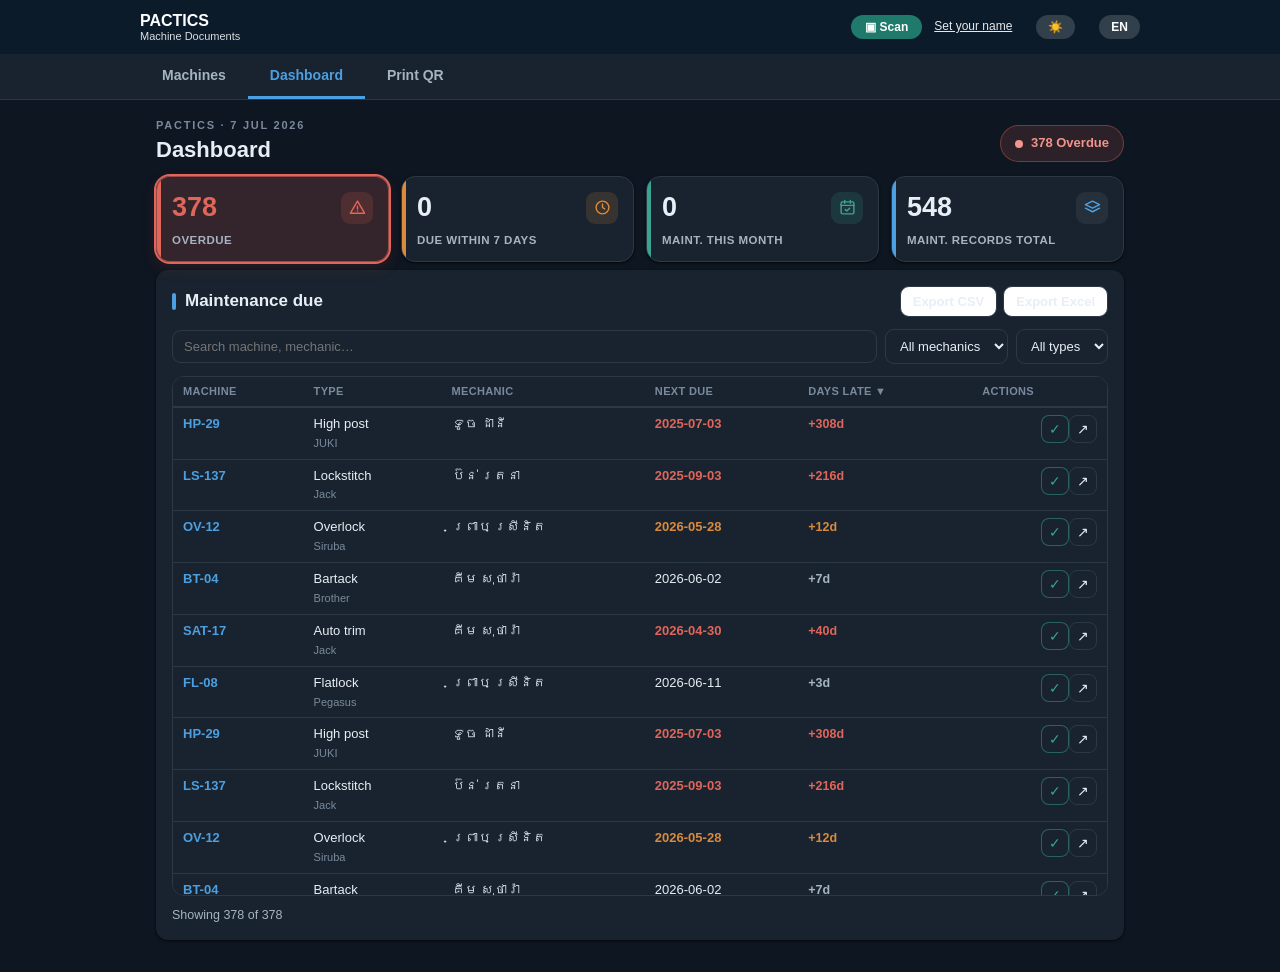
<file: Dashboard_Preview_Dark.html>
<!DOCTYPE html><html lang="en" class="dark"><head><meta charset="utf-8"><meta name="viewport" content="width=device-width,initial-scale=1"><style>
  :root{
    --primary:#0C5283; --dark:#08385A; --ok:#1F7A6B; --amber:#C46A1B; --err:#C0392B;
    --line:#E2EAF1; --grey:#5C6B7A; --faint:#9AAAB8; --card:#fff; --bg:#F4F7FA;
    --radius:12px; --shadow:0 1px 3px rgba(8,56,90,.08),0 1px 2px rgba(8,56,90,.04);
  }

  /* ================= DARK MODE ================= */
  /* Toggled by adding .dark to <html>. Overrides tokens, then repoints the
     surfaces that hard-code light colors. --dark becomes light TEXT here;
     the header background is pinned separately so it stays navy. */
  .dark{
    --primary:#4C9FE0; --dark:#E8EEF5; --ok:#3BA491; --amber:#D98A3C; --err:#E0655A;
    --line:#2B3947; --grey:#A6B4C2; --faint:#7A8A9C; --card:#18232F; --bg:#0E1621;
    --shadow:0 1px 3px rgba(0,0,0,.45),0 1px 2px rgba(0,0,0,.35);
    color-scheme:dark;
  }
  .dark body{background:var(--bg);color:var(--dark)}
  .dark header{background:#0B1B2A}
  .dark .topnav{background:var(--card);border-bottom-color:var(--line)}
  .dark .doc-section,.dark .stat,.dark .m-row,.dark .passport,.dark .sheet,
  .dark .scan-box,.dark .toast,.dark .setup-warn,.dark .dash-health,.dark .due-scroll{background:var(--card)}
  .dark .stat,.dark .due-scroll,.dark .m-row,.dark .qr-pick{border-color:var(--line)}
  .dark .search-bar input,.dark .due-search input,.dark .due-sel,
  .dark .ibtn,.dark .check-item .box{background:var(--card);color:var(--dark);border-color:var(--line)}
  .dark #view-dashboard table.doc thead th,.dark .due-scroll table.doc thead th{background:var(--card)}
  .dark table.doc td,.dark table.doc.dense tbody td{border-bottom-color:var(--line)}
  .dark #view-dashboard table.doc tbody tr:hover{background:rgba(255,255,255,.05)}
  .dark .ibtn:hover{background:rgba(255,255,255,.08);border-color:var(--primary);color:var(--primary)}
  .dark .qr-pick:hover{background:rgba(255,255,255,.05)}
  .dark .stat .ic{background:rgba(255,255,255,.06)}
  .dark .stat.tone-err .ic{background:rgba(224,101,90,.16)}
  .dark .stat.tone-warn .ic{background:rgba(217,138,60,.16)}
  .dark .stat.tone-ok .ic{background:rgba(59,164,145,.16)}
  .dark .stat.alert.tone-err{background:rgba(224,101,90,.12);border-color:rgba(224,101,90,.42)}
  .dark .stat.alert.tone-warn{background:rgba(217,138,60,.12);border-color:rgba(217,138,60,.42)}
  .dark .stat.active.tone-err{background:rgba(224,101,90,.18);border-color:rgba(224,101,90,.6)}
  .dark .stat.active.tone-warn{background:rgba(217,138,60,.18);border-color:rgba(217,138,60,.6)}
  .dark .stat.active{box-shadow:0 0 0 2px var(--primary),0 6px 16px rgba(0,0,0,.4)}
  .dark .pill-over{background:rgba(224,101,90,.18);color:#F1948B}
  .dark .pill-soon{background:rgba(217,138,60,.18);color:#E7B072}
  .dark .dash-health.err{background:rgba(224,101,90,.14);border-color:rgba(224,101,90,.4);color:#F1948B}
  .dark .dash-health.warn{background:rgba(217,138,60,.14);border-color:rgba(217,138,60,.4);color:#E7B072}
  .dark .bar-track{background:rgba(255,255,255,.08)}
  .dark .ibtn-ok{background:var(--card);border-color:rgba(59,164,145,.5);color:var(--ok)}
  .dark .ibtn-ok:hover{background:var(--ok);color:#0E1621}
  .dark .check-item.on,.dark .check-chip{background:rgba(76,159,224,.16)}
  .dark .doc-badge{background:rgba(255,255,255,.06);border-color:var(--line)}
  .dark .qr-wrap .qrbox{background:#fff}   /* keep QR white so scanners read it */
  *{box-sizing:border-box;-webkit-tap-highlight-color:transparent}
  html,body{margin:0;background:var(--bg);color:#13212E;font-family:-apple-system,BlinkMacSystemFont,"Segoe UI",Roboto,Helvetica,Arial,sans-serif;font-size:15px;line-height:1.45}
  h1,h2,h3{margin:0;color:var(--dark)}
  button{font-family:inherit;cursor:pointer}
  input,select,textarea{font-family:inherit;font-size:15px}
  .hidden{display:none !important}

  header{background:var(--dark);color:#fff;padding:12px 16px;position:sticky;top:0;z-index:30}
  .head-row{display:flex;align-items:center;gap:12px;max-width:1000px;margin:0 auto}
  .brand{font-weight:800;font-size:16px;line-height:1.1}
  .brand small{display:block;font-weight:400;font-size:11px;opacity:.85}
  .spacer{flex:1}
  .whoami{font-size:12px;opacity:.9;cursor:pointer;text-decoration:underline}
  .lang-btn{margin-left:12px;background:rgba(255,255,255,.16);color:#fff;border:none;border-radius:14px;padding:5px 12px;font-size:12px;font-weight:700;cursor:pointer}
  .lang-btn:hover{background:rgba(255,255,255,.28)}
  .scan-btn{margin-left:8px;background:#1F7A6B;color:#fff;border:none;border-radius:14px;padding:5px 14px;font-size:12px;font-weight:700;cursor:pointer;display:inline-flex;align-items:center;gap:5px}
  .scan-btn:hover{background:#186354}
  .scan-ic{font-size:14px;line-height:1}
  .btn-scan{background:#1F7A6B;color:#fff;white-space:nowrap;display:inline-flex;align-items:center;gap:6px}
  .btn-scan:hover{background:#186354}
  .scan-overlay{position:fixed;inset:0;background:rgba(6,29,73,.92);z-index:100;display:none;align-items:center;justify-content:center;padding:16px}
  .scan-overlay.open{display:flex}
  .scan-box{background:#fff;border-radius:16px;width:100%;max-width:420px;overflow:hidden;box-shadow:0 20px 60px rgba(0,0,0,.4)}
  .scan-head{display:flex;align-items:center;justify-content:space-between;padding:14px 16px;background:var(--dark);color:#fff}
  .scan-head h3{margin:0;font-size:16px}
  .scan-head .x{background:none;border:none;color:#fff;font-size:26px;cursor:pointer;line-height:1}
  .scan-hint{padding:12px 16px 4px;color:var(--grey);font-size:13px;text-align:center}
  .scan-reader{margin:8px 16px;border-radius:12px;overflow:hidden;background:#000;min-height:240px;position:relative}
  .scan-reader video{width:100%!important;height:auto!important;min-height:240px;object-fit:cover;border-radius:12px;display:block!important;visibility:visible!important;opacity:1!important}
  .scan-frame{position:absolute;top:50%;left:50%;transform:translate(-50%,-50%);width:55%;aspect-ratio:1;border:3px solid rgba(31,122,107,.95);border-radius:14px;box-shadow:0 0 0 2000px rgba(0,0,0,.25);pointer-events:none;z-index:2}
  .scan-frame::before,.scan-frame::after{content:"";position:absolute;width:22px;height:22px;border:4px solid #1F7A6B}
  .scan-frame::before{top:-3px;left:-3px;border-right:none;border-bottom:none;border-radius:8px 0 0 0}
  .scan-frame::after{bottom:-3px;right:-3px;border-left:none;border-top:none;border-radius:0 0 8px 0}
  .scan-torch{position:absolute;top:10px;right:10px;z-index:3;background:rgba(0,0,0,.5);color:#fff;border:none;border-radius:20px;width:40px;height:40px;font-size:18px;cursor:pointer}
  .scan-result{padding:4px 16px;text-align:center;font-size:14px;min-height:22px;color:var(--err)}
  .scan-actions{padding:8px 16px 18px;display:flex;justify-content:center}
  .scan-manual{padding:0 16px 18px}
  .scan-or{text-align:center;color:var(--faint);font-size:12px;margin:2px 0 8px}
  .scan-tip{text-align:center;color:var(--grey);font-size:11.5px;padding:6px 16px 0}
  .scan-zoom{display:flex;align-items:center;gap:10px;padding:8px 16px 0}
  .scan-zoom input{flex:1}
  .scan-zoom-ic{font-size:14px}
  .scan-manual-row{display:flex;gap:8px}
  .scan-manual-row input{flex:1;padding:10px 12px;border:1px solid var(--line);border-radius:8px;font-size:14px}
  .detail-top{display:flex;align-items:center;justify-content:space-between;gap:10px;margin-bottom:4px}
  :lang(km), [lang="km"]{font-family:'Noto Sans Khmer','Khmer OS','Battambang',-apple-system,sans-serif}
  main{max-width:1000px;margin:0 auto;padding:16px}

  .search-bar input{width:100%;padding:14px;border:1px solid var(--line);border-radius:10px;background:#fff}
  .topnav{background:#fff;border-bottom:1px solid var(--line);position:sticky;top:49px;z-index:20}
  .topnav-inner{max-width:1000px;margin:0 auto;display:flex}
  .topnav button{flex:0 0 auto;padding:13px 22px;background:none;border:none;border-bottom:3px solid transparent;color:var(--grey);font-weight:600;font-size:14px;cursor:pointer}
  .topnav button.active{color:var(--primary);border-bottom-color:var(--primary)}
  .list-top{display:flex;gap:10px;align-items:stretch;margin-bottom:4px}
  .list-top .btn{white-space:nowrap}
  /* ---------- Dashboard visual refresh ---------- */
  .dash-head{display:flex;align-items:flex-end;justify-content:space-between;gap:12px;margin:2px 0 14px;flex-wrap:wrap}
  .dash-eyebrow{font-size:11px;font-weight:800;letter-spacing:.16em;color:var(--faint);text-transform:uppercase}
  .dash-title{font-size:22px;font-weight:800;color:var(--dark);line-height:1.15;margin-top:3px}
  .dash-health{display:inline-flex;align-items:center;gap:8px;font-size:13px;font-weight:700;padding:8px 14px;border-radius:999px;border:1px solid var(--line);background:#fff;color:var(--ok)}
  .dash-health .dot{width:8px;height:8px;border-radius:50%;background:currentColor;flex:none}
  .dash-health.warn{background:#FBF1E3;border-color:#F0DCC0;color:var(--amber)}
  .dash-health.err{background:#FBECEA;border-color:#F2D6D2;color:var(--err)}

  .stat-row{display:grid;grid-template-columns:repeat(auto-fit,minmax(158px,1fr));gap:12px;margin-bottom:8px}
  .stat{position:relative;background:#fff;border:1px solid var(--line);border-radius:14px;box-shadow:var(--shadow);padding:15px 15px 13px;overflow:hidden;transition:transform .15s ease,box-shadow .15s ease}
  .stat:hover{transform:translateY(-2px);box-shadow:0 8px 20px rgba(8,56,90,.10)}
  .stat::before{content:"";position:absolute;left:0;top:0;bottom:0;width:4px;background:var(--primary)}
  .stat.tone-err::before{background:var(--err)} .stat.tone-warn::before{background:var(--amber)} .stat.tone-ok::before{background:var(--ok)}
  .stat .stat-top{display:flex;align-items:center;justify-content:space-between;margin-bottom:9px}
  .stat .ic{width:32px;height:32px;border-radius:9px;display:grid;place-items:center;background:var(--bg);color:var(--primary);flex:none}
  .stat .ic svg{width:17px;height:17px;display:block}
  .stat.tone-err .ic{background:#FBECEA;color:var(--err)} .stat.tone-warn .ic{background:#FBF1E3;color:var(--amber)} .stat.tone-ok .ic{background:#E8F3F0;color:var(--ok)}
  .stat .n{font-size:27px;font-weight:800;color:var(--dark);line-height:1;font-variant-numeric:tabular-nums}
  .stat.alert.tone-err .n{color:var(--err)} .stat.alert.tone-warn .n{color:var(--amber)}
  .stat.alert.tone-err{background:#FDECEA;border-color:#F0C7C0} .stat.alert.tone-warn{background:#FDF4E7;border-color:#EAD8BB}
  .stat .l{font-size:11.5px;color:var(--grey);text-transform:uppercase;letter-spacing:.04em;margin-top:6px;font-weight:600;line-height:1.3}
  /* keep legacy hooks harmless */
  .stat .n.warn{color:var(--amber)} .stat .n.err{color:var(--err)}

  /* status pills (due list) */
  .pill{display:inline-flex;align-items:center;gap:6px;font-size:11px;font-weight:700;padding:3px 9px 3px 8px;border-radius:999px;letter-spacing:.02em;white-space:nowrap}
  .pill::before{content:"";width:6px;height:6px;border-radius:50%;background:currentColor;flex:none}
  .pill-over{background:#FBECEA;color:var(--err)} .pill-soon{background:#FBF1E3;color:var(--amber)}
  .due-cell{display:inline-flex;align-items:center;gap:9px;flex-wrap:wrap}
  .due-cell .dt{font-variant-numeric:tabular-nums;color:var(--grey)}

  /* breakdown bar charts */
  .bd-grid{display:grid;grid-template-columns:1fr 1fr;gap:16px 26px}
  @media(max-width:620px){ .bd-grid{grid-template-columns:1fr} }
  .bd-col-h{font-size:11px;font-weight:800;letter-spacing:.08em;text-transform:uppercase;color:var(--faint);margin:0 0 9px;display:flex;align-items:center;gap:7px}
  .bd-col-h::before{content:"";width:7px;height:7px;border-radius:2px;background:var(--primary)}
  .bd-col.mech .bd-col-h::before{background:var(--ok)}
  .bar-row{display:grid;grid-template-columns:100px 1fr 28px;align-items:center;gap:10px;padding:4px 0}
  .bar-row .bl{font-size:13px;color:var(--dark);white-space:nowrap;overflow:hidden;text-overflow:ellipsis}
  .bar-track{height:8px;border-radius:6px;background:var(--bg)}
  .bar-fill{height:100%;border-radius:6px;background:linear-gradient(90deg,var(--primary),#2C77A8);min-width:3px;transition:width .4s ease}
  .bd-col.mech .bar-fill{background:linear-gradient(90deg,var(--ok),#3E9E8C)}
  .bar-row .bv{font-size:13px;font-weight:800;color:var(--dark);font-variant-numeric:tabular-nums;text-align:right}

  /* dashboard section tick + row hover */
  #view-dashboard .doc-section .sec-head h2{display:flex;align-items:center;gap:9px}
  #view-dashboard .doc-section .sec-head h2::before{content:"";width:4px;height:17px;border-radius:3px;background:var(--primary);flex:none}
  #view-dashboard table.doc tbody tr{transition:background .12s}
  #view-dashboard table.doc tbody tr:hover{background:#F6FAFC}

  /* ---- Maintenance-due workbench (filters, dense sortable table, actions) ---- */
  .due-controls{display:flex;flex-wrap:wrap;align-items:center;gap:8px;margin-bottom:12px}
  .due-search{flex:1 1 200px;min-width:150px}
  .due-search input{width:100%;padding:8px 11px;border:1px solid var(--line);border-radius:9px;font-size:13px;background:#fff}
  .due-search input:focus{outline:none;border-color:var(--primary);box-shadow:0 0 0 3px rgba(12,82,131,.12)}
  .due-sel{padding:8px 10px;border:1px solid var(--line);border-radius:9px;font-size:13px;background:#fff;color:var(--dark);cursor:pointer}
  .due-sel:focus{outline:none;border-color:var(--primary)}
  .due-spacer{flex:1 1 auto}
  .due-tablewrap{overflow-x:auto}
  table.doc.dense th,table.doc.dense td{padding:7px 10px;font-size:13px}
  table.doc.dense thead th{font-size:11px;letter-spacing:.03em}
  table.doc.dense tbody td{border-bottom:1px solid #EEF2F6}
  table.doc.dense .mlink{font-weight:700;color:var(--primary);text-decoration:none}
  th.sortable{cursor:pointer;user-select:none;white-space:nowrap}
  th.sortable:hover{color:var(--primary)} th.sorted{color:var(--primary)}
  th.act-h,td.act-c{text-align:right;white-space:nowrap}
  .dt.tier-critical{color:var(--err);font-weight:700}
  .dt.tier-late{color:var(--amber);font-weight:700}
  .dt.tier-soon{color:var(--dark)}
  .dl{font-variant-numeric:tabular-nums;font-weight:800;font-size:12.5px}
  .dl-critical{color:var(--err)} .dl-late{color:var(--amber)} .dl-soon{color:var(--grey)} .dl-fut{color:var(--faint);font-weight:600}
  .ibtn{display:inline-grid;place-items:center;width:28px;height:28px;border:1px solid var(--line);background:#fff;border-radius:8px;cursor:pointer;font-size:14px;color:var(--grey);line-height:1;transition:all .12s;vertical-align:middle}
  .ibtn:hover{border-color:var(--primary);color:var(--primary);background:#F5FAFD}
  .ibtn:disabled{opacity:.4;cursor:default}
  .ibtn-ok{color:var(--ok);border-color:#CDE7E0}
  .ibtn-ok:hover{background:var(--ok);color:#fff;border-color:var(--ok)}
  .due-foot{display:flex;align-items:center;justify-content:space-between;gap:10px;margin-top:12px;flex-wrap:wrap}
  .due-count{font-size:12.5px;color:var(--grey);font-variant-numeric:tabular-nums}
  .due-pager{display:flex;align-items:center;gap:8px}
  .due-pg{font-size:13px;font-weight:700;color:var(--dark);font-variant-numeric:tabular-nums;min-width:44px;text-align:center}

  /* clickable KPI filter cards */
  .stat.clickable{cursor:pointer}
  .stat.clickable:hover{border-color:var(--primary)}
  .stat.clickable:focus-visible{outline:2px solid var(--primary);outline-offset:2px}
  .stat.active{box-shadow:0 0 0 2px var(--primary),0 6px 16px rgba(8,56,90,.12)}
  .stat.active.tone-err{box-shadow:0 0 0 2px var(--err),0 6px 16px rgba(192,57,43,.16);background:#FDECEA;border-color:#F0C7C0}
  .stat.active.tone-warn{box-shadow:0 0 0 2px var(--amber),0 6px 16px rgba(196,106,27,.16);background:#FDF4E7;border-color:#EAD8BB}

  /* fixed-height internal-scroll container for the due table */
  .due-scroll{max-height:520px;overflow:auto;border:1px solid var(--line);border-radius:12px;background:#fff}
  .due-scroll table.doc.dense{margin:0;width:100%;border-collapse:separate;border-spacing:0}
  #view-dashboard .due-scroll table.doc thead th{top:0;z-index:6;box-shadow:inset 0 -1px 0 var(--line)}
  .due-scrollcount{font-size:12.5px;color:var(--grey);margin-top:10px;font-variant-numeric:tabular-nums}
  .exp-btns{display:flex;gap:6px}
  .mini{font-size:12px;color:var(--grey)}
  .qr-controls{display:flex;gap:8px;flex-wrap:wrap;margin-bottom:10px}
  .qr-selbar{display:flex;align-items:center;justify-content:space-between;margin-bottom:8px}
  .qr-picklist{max-height:280px;overflow:auto;border:1px solid var(--line);border-radius:8px}
  .qr-pick{display:flex;align-items:center;gap:10px;padding:9px 12px;border-bottom:1px solid #EEF2F6;cursor:pointer}
  .qr-pick:last-child{border-bottom:none}
  .qr-pick:hover{background:#F7FAFC}
  .qr-pick input{width:17px;height:17px;flex:0 0 auto}
  .qr-pick .c{font-weight:700;color:var(--dark);min-width:78px}
  .qr-pick .m{color:var(--grey);font-size:13px}
  .qr-sheet-area{margin-top:14px}
  .qr-labels{display:grid;grid-template-columns:repeat(2, 3cm);gap:6px;justify-content:center}
  .qr-label{width:3cm;height:2cm;border:1px solid #ccc;border-radius:3px;display:flex;flex-direction:column;align-items:center;justify-content:center;padding:2px;box-sizing:border-box;page-break-inside:avoid;break-inside:avoid}
  .qr-label .qim{width:1.35cm;height:1.35cm;display:flex;align-items:center;justify-content:center}
  .qr-label .qim canvas,.qr-label .qim img{width:100%!important;height:100%!important}
  .qr-label .qc{font-size:9pt;font-weight:800;color:#08385A;margin-top:1px;line-height:1}
  @media print {
    header, .topnav, .no-print { display:none !important; }
    body, html { background:#fff; }
    main { padding:0; max-width:none; }
    .qr-sheet-area { margin:0; }
    .qr-labels { gap:4px; }
    .qr-label { border:1px solid #999; }
    @page { margin:8mm; }
  }
  .count-line{color:var(--grey);font-size:13px;margin:10px 2px}
  .m-row{background:#fff;border-radius:10px;box-shadow:var(--shadow);padding:12px 14px;margin-bottom:8px;display:flex;align-items:center;gap:12px;cursor:pointer;transition:box-shadow .12s}
  .m-row:hover{box-shadow:0 0 0 2px rgba(12,82,131,.15)}
  .m-row .code{font-weight:800;color:var(--dark);min-width:84px}
  .m-row .info{flex:1;min-width:0}
  .m-row .info .t{font-weight:600;font-size:14px}
  .m-row .info .m{color:var(--grey);font-size:12px;white-space:nowrap;overflow:hidden;text-overflow:ellipsis}
  .m-row .chev{color:var(--faint)}
  .doc-badges{display:flex;gap:5px}
  .doc-badge{font-size:11px;font-weight:700;padding:2px 7px;border-radius:10px;background:#EEF3F7;color:var(--primary)}

  .btn{padding:11px 16px;border:none;border-radius:9px;font-weight:700;font-size:14px}
  .btn-primary{background:var(--primary);color:#fff}
  .btn-secondary{background:#fff;color:var(--dark);border:1px solid var(--line)}
  .btn-sm{padding:7px 12px;font-size:13px}
  .btn-danger{background:#fff;color:var(--err);border:1px solid #F0C9C5}
  .actions{display:flex;gap:10px;flex-wrap:wrap}

  /* machine detail */
  .back{display:inline-flex;align-items:center;gap:6px;color:var(--primary);font-weight:600;font-size:14px;cursor:pointer;margin-bottom:12px}
  .passport{background:#fff;border-radius:var(--radius);box-shadow:var(--shadow);padding:16px;margin-bottom:16px;display:flex;gap:16px;align-items:flex-start;flex-wrap:wrap}
  .passport .pcode{font-size:24px;font-weight:800;color:var(--dark)}
  .passport .pmeta{color:var(--grey);font-size:13px;margin-top:4px}
  .qr-wrap{text-align:center}
  .qr-wrap .qrbox{display:inline-block;padding:10px;background:#fff;border:1px solid var(--line);border-radius:10px}
  .qr-wrap .lbl{font-weight:800;color:var(--dark);margin-top:6px}

  .doc-section{background:#fff;border-radius:var(--radius);box-shadow:var(--shadow);padding:16px;margin-bottom:16px}
  .doc-section .sec-head{display:flex;align-items:center;justify-content:space-between;margin-bottom:12px}
  .doc-section .sec-head h2{font-size:17px}
  table.doc{width:100%;border-collapse:collapse}
  table.doc th{text-align:left;font-size:11px;text-transform:uppercase;letter-spacing:.04em;color:var(--faint);font-weight:700;padding:6px 8px;border-bottom:1px solid var(--line)}
  table.doc td{padding:9px 8px;border-bottom:1px solid #EEF2F6;font-size:14px;vertical-align:top}
  table.doc tr:last-child td{border-bottom:none}
  table.doc .row-actions{white-space:nowrap;text-align:right}
  /* Freeze table header rows on the dashboard (Excel-style Freeze Panes).
     Offset 96px = sticky header (49px) + sticky tab bar (~47px), so the
     column headers stay pinned just under the tabs while the list scrolls. */
  #view-dashboard table.doc thead th{
    position:sticky; top:96px; z-index:5;
    background:#fff;
    box-shadow:inset 0 -1px 0 var(--line);
  }
  .icon-btn{background:none;border:none;color:var(--grey);font-size:15px;padding:4px 6px;cursor:pointer}
  .icon-btn:hover{color:var(--primary)}
  .empty{color:var(--faint);font-size:14px;padding:14px 6px;text-align:center}
  .due-soon{color:var(--amber);font-weight:700}
  .due-over{color:var(--err);font-weight:700}
  .upd{color:var(--faint);font-size:11px;margin-top:2px}

  .backdrop{position:fixed;inset:0;background:rgba(8,30,50,.45);display:none;align-items:flex-end;justify-content:center;z-index:50}
  .backdrop.open{display:flex}
  .sheet{background:#fff;width:100%;max-width:560px;max-height:92vh;overflow:auto;border-radius:16px 16px 0 0;padding:18px}
  @media (min-width:600px){.backdrop{align-items:center}.sheet{border-radius:16px}}
  .sheet-head{display:flex;align-items:center;justify-content:space-between;margin-bottom:12px}
  .sheet-head .x{background:none;border:none;font-size:26px;color:var(--grey)}
  .field{margin-bottom:12px}
  .field label{display:block;font-size:12px;font-weight:700;color:var(--grey);text-transform:uppercase;letter-spacing:.04em;margin-bottom:5px}
  .field input,.field textarea{width:100%;padding:11px;border:1px solid var(--line);border-radius:8px}
  .field.two{display:grid;grid-template-columns:1fr 1fr;gap:10px}
  .check-grid{display:grid;grid-template-columns:1fr 1fr;gap:8px}
  .check-item{display:flex;align-items:center;gap:8px;padding:9px 11px;border:1px solid var(--line);border-radius:8px;font-size:14px;color:var(--grey);cursor:pointer;user-select:none}
  .check-item.on{border-color:var(--primary);background:#E7F0F7;color:var(--primary);font-weight:600}
  .check-item .box{width:16px;height:16px;border:1.5px solid var(--faint);border-radius:4px;flex:0 0 auto;display:flex;align-items:center;justify-content:center;font-size:12px;color:#fff}
  .check-item.on .box{background:var(--primary);border-color:var(--primary)}
  .check-chip{display:inline-block;font-size:11px;font-weight:600;background:#E7F0F7;color:var(--primary);padding:2px 8px;border-radius:10px;margin:2px 3px 2px 0}

  .toast{position:fixed;left:50%;bottom:22px;transform:translateX(-50%) translateY(80px);background:var(--dark);color:#fff;padding:12px 18px;border-radius:24px;font-size:14px;font-weight:600;box-shadow:0 8px 24px rgba(0,0,0,.25);opacity:0;transition:.25s;z-index:80}
  .toast.show{transform:translateX(-50%) translateY(0);opacity:1}
  .toast.err{background:var(--err)} .toast.ok{background:var(--ok)}
  .setup-warn{max-width:560px;margin:60px auto;padding:24px;background:#fff;border-radius:12px}

body{background:var(--bg)}</style></head><body><header><div class="head-row"><div class="brand">PACTICS<small>Machine Documents</small></div><div class="spacer" style="flex:1"></div><button class="scan-btn">▣ Scan</button><span class="whoami">Set your name</span><button class="lang-btn">☀️</button><button class="lang-btn">EN</button></div></header><nav class="topnav"><div class="topnav-inner"><button>Machines</button><button class="active">Dashboard</button><button>Print QR</button></div></nav><main><section id="view-dashboard"><div class="dash-head"><div><div class="dash-eyebrow">PACTICS · 7 Jul 2026</div><div class="dash-title">Dashboard</div></div><div class="dash-health err"><span class="dot"></span>378 Overdue</div></div><div class="dash-actions"><div class="stat-row"><div class="stat tone-err alert clickable active"><div class="stat-top"><div class="n">378</div><div class="ic"><svg viewBox="0 0 24 24" fill="none" stroke="currentColor" stroke-width="2" stroke-linecap="round" stroke-linejoin="round"><path d="M12 3 2 20h20L12 3Z"/><path d="M12 10v4"/><path d="M12 17h.01"/></svg></div></div><div class="l">Overdue</div></div><div class="stat tone-warn clickable"><div class="stat-top"><div class="n">0</div><div class="ic"><svg viewBox="0 0 24 24" fill="none" stroke="currentColor" stroke-width="2" stroke-linecap="round" stroke-linejoin="round"><circle cx="12" cy="12" r="9"/><path d="M12 7v5l3 2"/></svg></div></div><div class="l">Due within 7 days</div></div><div class="stat tone-ok "><div class="stat-top"><div class="n">0</div><div class="ic"><svg viewBox="0 0 24 24" fill="none" stroke="currentColor" stroke-width="2" stroke-linecap="round" stroke-linejoin="round"><rect x="3" y="4" width="18" height="17" rx="2"/><path d="M3 9h18M8 2v4M16 2v4"/><path d="m9 15 2 2 4-4"/></svg></div></div><div class="l">Maint. this month</div></div><div class="stat tone-info "><div class="stat-top"><div class="n">548</div><div class="ic"><svg viewBox="0 0 24 24" fill="none" stroke="currentColor" stroke-width="2" stroke-linecap="round" stroke-linejoin="round"><path d="M12 3 2 8l10 5 10-5-10-5Z"/><path d="M2 13l10 5 10-5"/></svg></div></div><div class="l">Maint. records total</div></div></div></div><div class="doc-section"><div class="sec-head"><h2>Maintenance due</h2><div class="exp-btns"><button class="btn btn-secondary btn-sm">Export CSV</button><button class="btn btn-secondary btn-sm">Export Excel</button></div></div><div class="due-controls"><div class="due-search"><input placeholder="Search machine, mechanic…"></div><select class="due-sel"><option>All mechanics</option></select><select class="due-sel"><option>All types</option></select></div><div class="due-scroll"><table class="doc dense"><thead><tr><th class="sortable">Machine</th><th class="sortable">Type</th><th class="sortable">Mechanic</th><th class="sortable">Next due</th><th class="sortable sorted">Days late ▼</th><th class="act-h">Actions</th></tr></thead><tbody><tr><td><a href="#" class="mlink">HP-29</a></td><td>High post<div class="upd">JUKI</div></td><td>ទូច ដានី</td><td><span class="dt tier-critical">2025-07-03</span></td><td><span class="dl dl-critical">+308d</span></td><td class="act-c"><button class="ibtn ibtn-ok" title="Mark done">✓</button><button class="ibtn" title="Open">↗</button></td></tr><tr><td><a href="#" class="mlink">LS-137</a></td><td>Lockstitch<div class="upd">Jack</div></td><td>ប៊ន់ រតនា</td><td><span class="dt tier-critical">2025-09-03</span></td><td><span class="dl dl-critical">+216d</span></td><td class="act-c"><button class="ibtn ibtn-ok" title="Mark done">✓</button><button class="ibtn" title="Open">↗</button></td></tr><tr><td><a href="#" class="mlink">OV-12</a></td><td>Overlock<div class="upd">Siruba</div></td><td>ព្រាប ស្រីនិត</td><td><span class="dt tier-late">2026-05-28</span></td><td><span class="dl dl-late">+12d</span></td><td class="act-c"><button class="ibtn ibtn-ok" title="Mark done">✓</button><button class="ibtn" title="Open">↗</button></td></tr><tr><td><a href="#" class="mlink">BT-04</a></td><td>Bartack<div class="upd">Brother</div></td><td>គីម សុថារ៉ា</td><td><span class="dt tier-soon">2026-06-02</span></td><td><span class="dl dl-soon">+7d</span></td><td class="act-c"><button class="ibtn ibtn-ok" title="Mark done">✓</button><button class="ibtn" title="Open">↗</button></td></tr><tr><td><a href="#" class="mlink">SAT-17</a></td><td>Auto trim<div class="upd">Jack</div></td><td>គីម សុថារ៉ា</td><td><span class="dt tier-critical">2026-04-30</span></td><td><span class="dl dl-critical">+40d</span></td><td class="act-c"><button class="ibtn ibtn-ok" title="Mark done">✓</button><button class="ibtn" title="Open">↗</button></td></tr><tr><td><a href="#" class="mlink">FL-08</a></td><td>Flatlock<div class="upd">Pegasus</div></td><td>ព្រាប ស្រីនិត</td><td><span class="dt tier-soon">2026-06-11</span></td><td><span class="dl dl-soon">+3d</span></td><td class="act-c"><button class="ibtn ibtn-ok" title="Mark done">✓</button><button class="ibtn" title="Open">↗</button></td></tr><tr><td><a href="#" class="mlink">HP-29</a></td><td>High post<div class="upd">JUKI</div></td><td>ទូច ដានី</td><td><span class="dt tier-critical">2025-07-03</span></td><td><span class="dl dl-critical">+308d</span></td><td class="act-c"><button class="ibtn ibtn-ok" title="Mark done">✓</button><button class="ibtn" title="Open">↗</button></td></tr><tr><td><a href="#" class="mlink">LS-137</a></td><td>Lockstitch<div class="upd">Jack</div></td><td>ប៊ន់ រតនា</td><td><span class="dt tier-critical">2025-09-03</span></td><td><span class="dl dl-critical">+216d</span></td><td class="act-c"><button class="ibtn ibtn-ok" title="Mark done">✓</button><button class="ibtn" title="Open">↗</button></td></tr><tr><td><a href="#" class="mlink">OV-12</a></td><td>Overlock<div class="upd">Siruba</div></td><td>ព្រាប ស្រីនិត</td><td><span class="dt tier-late">2026-05-28</span></td><td><span class="dl dl-late">+12d</span></td><td class="act-c"><button class="ibtn ibtn-ok" title="Mark done">✓</button><button class="ibtn" title="Open">↗</button></td></tr><tr><td><a href="#" class="mlink">BT-04</a></td><td>Bartack<div class="upd">Brother</div></td><td>គីម សុថារ៉ា</td><td><span class="dt tier-soon">2026-06-02</span></td><td><span class="dl dl-soon">+7d</span></td><td class="act-c"><button class="ibtn ibtn-ok" title="Mark done">✓</button><button class="ibtn" title="Open">↗</button></td></tr><tr><td><a href="#" class="mlink">SAT-17</a></td><td>Auto trim<div class="upd">Jack</div></td><td>គីម សុថារ៉ា</td><td><span class="dt tier-critical">2026-04-30</span></td><td><span class="dl dl-critical">+40d</span></td><td class="act-c"><button class="ibtn ibtn-ok" title="Mark done">✓</button><button class="ibtn" title="Open">↗</button></td></tr><tr><td><a href="#" class="mlink">FL-08</a></td><td>Flatlock<div class="upd">Pegasus</div></td><td>ព្រាប ស្រីនិត</td><td><span class="dt tier-soon">2026-06-11</span></td><td><span class="dl dl-soon">+3d</span></td><td class="act-c"><button class="ibtn ibtn-ok" title="Mark done">✓</button><button class="ibtn" title="Open">↗</button></td></tr><tr><td><a href="#" class="mlink">HP-29</a></td><td>High post<div class="upd">JUKI</div></td><td>ទូច ដានី</td><td><span class="dt tier-critical">2025-07-03</span></td><td><span class="dl dl-critical">+308d</span></td><td class="act-c"><button class="ibtn ibtn-ok" title="Mark done">✓</button><button class="ibtn" title="Open">↗</button></td></tr><tr><td><a href="#" class="mlink">LS-137</a></td><td>Lockstitch<div class="upd">Jack</div></td><td>ប៊ន់ រតនា</td><td><span class="dt tier-critical">2025-09-03</span></td><td><span class="dl dl-critical">+216d</span></td><td class="act-c"><button class="ibtn ibtn-ok" title="Mark done">✓</button><button class="ibtn" title="Open">↗</button></td></tr><tr><td><a href="#" class="mlink">OV-12</a></td><td>Overlock<div class="upd">Siruba</div></td><td>ព្រាប ស្រីនិត</td><td><span class="dt tier-late">2026-05-28</span></td><td><span class="dl dl-late">+12d</span></td><td class="act-c"><button class="ibtn ibtn-ok" title="Mark done">✓</button><button class="ibtn" title="Open">↗</button></td></tr><tr><td><a href="#" class="mlink">BT-04</a></td><td>Bartack<div class="upd">Brother</div></td><td>គីម សុថារ៉ា</td><td><span class="dt tier-soon">2026-06-02</span></td><td><span class="dl dl-soon">+7d</span></td><td class="act-c"><button class="ibtn ibtn-ok" title="Mark done">✓</button><button class="ibtn" title="Open">↗</button></td></tr><tr><td><a href="#" class="mlink">SAT-17</a></td><td>Auto trim<div class="upd">Jack</div></td><td>គីម សុថារ៉ា</td><td><span class="dt tier-critical">2026-04-30</span></td><td><span class="dl dl-critical">+40d</span></td><td class="act-c"><button class="ibtn ibtn-ok" title="Mark done">✓</button><button class="ibtn" title="Open">↗</button></td></tr><tr><td><a href="#" class="mlink">FL-08</a></td><td>Flatlock<div class="upd">Pegasus</div></td><td>ព្រាប ស្រីនិត</td><td><span class="dt tier-soon">2026-06-11</span></td><td><span class="dl dl-soon">+3d</span></td><td class="act-c"><button class="ibtn ibtn-ok" title="Mark done">✓</button><button class="ibtn" title="Open">↗</button></td></tr></tbody></table></div><div class="due-scrollcount">Showing 378 of 378</div></div></section></main></body></html>
</file>
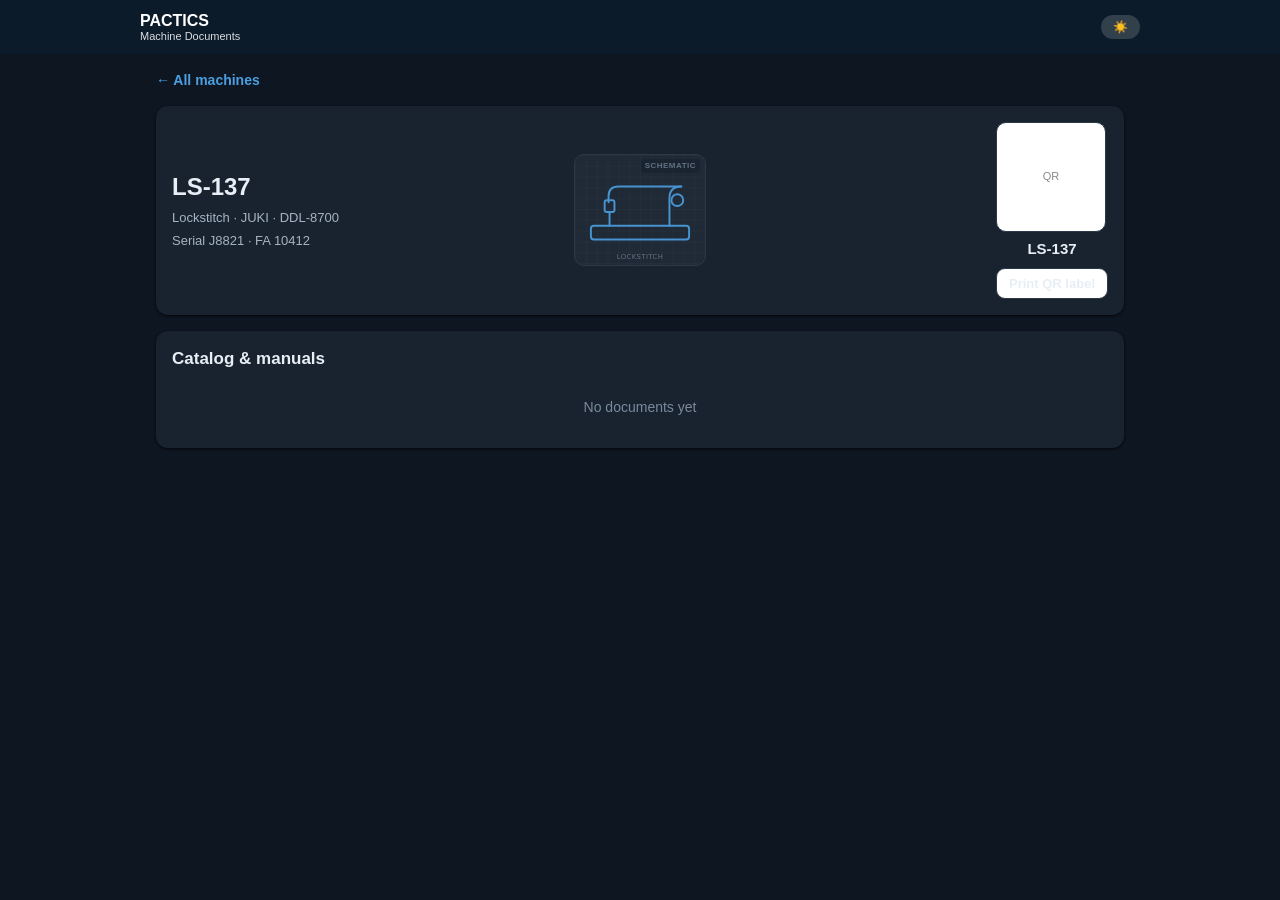
<file: Passport_Centered_Preview.html>
<!DOCTYPE html><html class="dark"><head><meta charset="utf-8"><meta name="viewport" content="width=device-width,initial-scale=1"><style>
  :root{
    --primary:#0C5283; --dark:#08385A; --ok:#1F7A6B; --amber:#C46A1B; --err:#C0392B;
    --line:#E2EAF1; --grey:#5C6B7A; --faint:#9AAAB8; --card:#fff; --bg:#F4F7FA;
    --radius:12px; --shadow:0 1px 3px rgba(8,56,90,.08),0 1px 2px rgba(8,56,90,.04);
  }

  /* ================= DARK MODE ================= */
  /* Toggled by adding .dark to <html>. Overrides tokens, then repoints the
     surfaces that hard-code light colors. --dark becomes light TEXT here;
     the header background is pinned separately so it stays navy. */
  .dark{
    --primary:#4C9FE0; --dark:#E8EEF5; --ok:#3BA491; --amber:#D98A3C; --err:#E0655A;
    --line:#2B3947; --grey:#A6B4C2; --faint:#7A8A9C; --card:#18232F; --bg:#0E1621;
    --shadow:0 1px 3px rgba(0,0,0,.45),0 1px 2px rgba(0,0,0,.35);
    color-scheme:dark;
  }
  .dark body{background:var(--bg);color:var(--dark)}
  .dark header{background:#0B1B2A}
  .dark .topnav{background:var(--card);border-bottom-color:var(--line)}
  .dark .doc-section,.dark .stat,.dark .m-row,.dark .passport,.dark .sheet,
  .dark .scan-box,.dark .toast,.dark .setup-warn,.dark .dash-health,.dark .due-scroll{background:var(--card)}
  .dark .stat,.dark .due-scroll,.dark .m-row,.dark .qr-pick{border-color:var(--line)}
  .dark .search-bar input,.dark .due-search input,.dark .due-sel,
  .dark .ibtn,.dark .check-item .box{background:var(--card);color:var(--dark);border-color:var(--line)}
  .dark #view-dashboard table.doc thead th,.dark .due-scroll table.doc thead th{background:var(--card)}
  .dark table.doc td,.dark table.doc.dense tbody td{border-bottom-color:var(--line)}
  .dark #view-dashboard table.doc tbody tr:hover{background:rgba(255,255,255,.05)}
  .dark .ibtn:hover{background:rgba(255,255,255,.08);border-color:var(--primary);color:var(--primary)}
  .dark .qr-pick:hover{background:rgba(255,255,255,.05)}
  .dark .stat .ic{background:rgba(255,255,255,.06)}
  .dark .stat.tone-err .ic{background:rgba(224,101,90,.16)}
  .dark .stat.tone-warn .ic{background:rgba(217,138,60,.16)}
  .dark .stat.tone-ok .ic{background:rgba(59,164,145,.16)}
  .dark .stat.alert.tone-err{background:rgba(224,101,90,.12);border-color:rgba(224,101,90,.42)}
  .dark .stat.alert.tone-warn{background:rgba(217,138,60,.12);border-color:rgba(217,138,60,.42)}
  .dark .stat.active.tone-err{background:rgba(224,101,90,.18);border-color:rgba(224,101,90,.6)}
  .dark .stat.active.tone-warn{background:rgba(217,138,60,.18);border-color:rgba(217,138,60,.6)}
  .dark .stat.active{box-shadow:0 0 0 2px var(--primary),0 6px 16px rgba(0,0,0,.4)}
  .dark .pill-over{background:rgba(224,101,90,.18);color:#F1948B}
  .dark .pill-soon{background:rgba(217,138,60,.18);color:#E7B072}
  .dark .dash-health.err{background:rgba(224,101,90,.14);border-color:rgba(224,101,90,.4);color:#F1948B}
  .dark .dash-health.warn{background:rgba(217,138,60,.14);border-color:rgba(217,138,60,.4);color:#E7B072}
  .dark .bar-track{background:rgba(255,255,255,.08)}
  .dark .ibtn-ok{background:var(--card);border-color:rgba(59,164,145,.5);color:var(--ok)}
  .dark .ibtn-ok:hover{background:var(--ok);color:#0E1621}
  .dark .check-item.on,.dark .check-chip{background:rgba(76,159,224,.16)}
  .dark .doc-badge{background:rgba(255,255,255,.06);border-color:var(--line)}
  .dark .qr-wrap .qrbox{background:#fff}   /* keep QR white so scanners read it */
  *{box-sizing:border-box;-webkit-tap-highlight-color:transparent}
  html,body{margin:0;background:var(--bg);color:#13212E;font-family:-apple-system,BlinkMacSystemFont,"Segoe UI",Roboto,Helvetica,Arial,sans-serif;font-size:15px;line-height:1.45}
  h1,h2,h3{margin:0;color:var(--dark)}
  button{font-family:inherit;cursor:pointer}
  input,select,textarea{font-family:inherit;font-size:15px}
  .hidden{display:none !important}

  header{background:var(--dark);color:#fff;padding:12px 16px;position:sticky;top:0;z-index:30}
  .head-row{display:flex;align-items:center;gap:12px;max-width:1000px;margin:0 auto}
  .brand{font-weight:800;font-size:16px;line-height:1.1}
  .brand small{display:block;font-weight:400;font-size:11px;opacity:.85}
  .spacer{flex:1}
  .whoami{font-size:12px;opacity:.9;cursor:pointer;text-decoration:underline}
  .lang-btn{margin-left:12px;background:rgba(255,255,255,.16);color:#fff;border:none;border-radius:14px;padding:5px 12px;font-size:12px;font-weight:700;cursor:pointer}
  .lang-btn:hover{background:rgba(255,255,255,.28)}
  .scan-btn{margin-left:8px;background:#1F7A6B;color:#fff;border:none;border-radius:14px;padding:5px 14px;font-size:12px;font-weight:700;cursor:pointer;display:inline-flex;align-items:center;gap:5px}
  .scan-btn:hover{background:#186354}
  .scan-ic{font-size:14px;line-height:1}
  .btn-scan{background:#1F7A6B;color:#fff;white-space:nowrap;display:inline-flex;align-items:center;gap:6px}
  .btn-scan:hover{background:#186354}
  .scan-overlay{position:fixed;inset:0;background:rgba(6,29,73,.92);z-index:100;display:none;align-items:center;justify-content:center;padding:16px}
  .scan-overlay.open{display:flex}
  .scan-box{background:#fff;border-radius:16px;width:100%;max-width:420px;overflow:hidden;box-shadow:0 20px 60px rgba(0,0,0,.4)}
  .scan-head{display:flex;align-items:center;justify-content:space-between;padding:14px 16px;background:var(--dark);color:#fff}
  .scan-head h3{margin:0;font-size:16px}
  .scan-head .x{background:none;border:none;color:#fff;font-size:26px;cursor:pointer;line-height:1}
  .scan-hint{padding:12px 16px 4px;color:var(--grey);font-size:13px;text-align:center}
  .scan-reader{margin:8px 16px;border-radius:12px;overflow:hidden;background:#000;min-height:240px;position:relative}
  .scan-reader video{width:100%!important;height:auto!important;min-height:240px;object-fit:cover;border-radius:12px;display:block!important;visibility:visible!important;opacity:1!important}
  .scan-frame{position:absolute;top:50%;left:50%;transform:translate(-50%,-50%);width:55%;aspect-ratio:1;border:3px solid rgba(31,122,107,.95);border-radius:14px;box-shadow:0 0 0 2000px rgba(0,0,0,.25);pointer-events:none;z-index:2}
  .scan-frame::before,.scan-frame::after{content:"";position:absolute;width:22px;height:22px;border:4px solid #1F7A6B}
  .scan-frame::before{top:-3px;left:-3px;border-right:none;border-bottom:none;border-radius:8px 0 0 0}
  .scan-frame::after{bottom:-3px;right:-3px;border-left:none;border-top:none;border-radius:0 0 8px 0}
  .scan-torch{position:absolute;top:10px;right:10px;z-index:3;background:rgba(0,0,0,.5);color:#fff;border:none;border-radius:20px;width:40px;height:40px;font-size:18px;cursor:pointer}
  .scan-result{padding:4px 16px;text-align:center;font-size:14px;min-height:22px;color:var(--err)}
  .scan-actions{padding:8px 16px 18px;display:flex;justify-content:center}
  .scan-manual{padding:0 16px 18px}
  .scan-or{text-align:center;color:var(--faint);font-size:12px;margin:2px 0 8px}
  .scan-tip{text-align:center;color:var(--grey);font-size:11.5px;padding:6px 16px 0}
  .scan-zoom{display:flex;align-items:center;gap:10px;padding:8px 16px 0}
  .scan-zoom input{flex:1}
  .scan-zoom-ic{font-size:14px}
  .scan-manual-row{display:flex;gap:8px}
  .scan-manual-row input{flex:1;padding:10px 12px;border:1px solid var(--line);border-radius:8px;font-size:14px}
  .detail-top{display:flex;align-items:center;justify-content:space-between;gap:10px;margin-bottom:4px}
  :lang(km), [lang="km"]{font-family:'Noto Sans Khmer','Khmer OS','Battambang',-apple-system,sans-serif}
  main{max-width:1000px;margin:0 auto;padding:16px}

  .search-bar input{width:100%;padding:14px;border:1px solid var(--line);border-radius:10px;background:#fff}
  .topnav{background:#fff;border-bottom:1px solid var(--line);position:sticky;top:49px;z-index:20}
  .topnav-inner{max-width:1000px;margin:0 auto;display:flex}
  .topnav button{flex:0 0 auto;padding:13px 22px;background:none;border:none;border-bottom:3px solid transparent;color:var(--grey);font-weight:600;font-size:14px;cursor:pointer}
  .topnav button.active{color:var(--primary);border-bottom-color:var(--primary)}
  .list-top{display:flex;gap:10px;align-items:stretch;margin-bottom:4px}
  .list-top .btn{white-space:nowrap}
  /* ---------- Dashboard visual refresh ---------- */
  .dash-head{display:flex;align-items:flex-end;justify-content:space-between;gap:12px;margin:2px 0 14px;flex-wrap:wrap}
  .dash-eyebrow{font-size:11px;font-weight:800;letter-spacing:.16em;color:var(--faint);text-transform:uppercase}
  .dash-title{font-size:22px;font-weight:800;color:var(--dark);line-height:1.15;margin-top:3px}
  .dash-health{display:inline-flex;align-items:center;gap:8px;font-size:13px;font-weight:700;padding:8px 14px;border-radius:999px;border:1px solid var(--line);background:#fff;color:var(--ok)}
  .dash-health .dot{width:8px;height:8px;border-radius:50%;background:currentColor;flex:none}
  .dash-health.warn{background:#FBF1E3;border-color:#F0DCC0;color:var(--amber)}
  .dash-health.err{background:#FBECEA;border-color:#F2D6D2;color:var(--err)}

  .stat-row{display:grid;grid-template-columns:repeat(auto-fit,minmax(158px,1fr));gap:12px;margin-bottom:8px}
  .stat{position:relative;background:#fff;border:1px solid var(--line);border-radius:14px;box-shadow:var(--shadow);padding:15px 15px 13px;overflow:hidden;transition:transform .15s ease,box-shadow .15s ease}
  .stat:hover{transform:translateY(-2px);box-shadow:0 8px 20px rgba(8,56,90,.10)}
  .stat::before{content:"";position:absolute;left:0;top:0;bottom:0;width:4px;background:var(--primary)}
  .stat.tone-err::before{background:var(--err)} .stat.tone-warn::before{background:var(--amber)} .stat.tone-ok::before{background:var(--ok)}
  .stat .stat-top{display:flex;align-items:center;justify-content:space-between;margin-bottom:9px}
  .stat .ic{width:32px;height:32px;border-radius:9px;display:grid;place-items:center;background:var(--bg);color:var(--primary);flex:none}
  .stat .ic svg{width:17px;height:17px;display:block}
  .stat.tone-err .ic{background:#FBECEA;color:var(--err)} .stat.tone-warn .ic{background:#FBF1E3;color:var(--amber)} .stat.tone-ok .ic{background:#E8F3F0;color:var(--ok)}
  .stat .n{font-size:27px;font-weight:800;color:var(--dark);line-height:1;font-variant-numeric:tabular-nums}
  .stat.alert.tone-err .n{color:var(--err)} .stat.alert.tone-warn .n{color:var(--amber)}
  .stat.alert.tone-err{background:#FDECEA;border-color:#F0C7C0} .stat.alert.tone-warn{background:#FDF4E7;border-color:#EAD8BB}
  .stat .l{font-size:11.5px;color:var(--grey);text-transform:uppercase;letter-spacing:.04em;margin-top:6px;font-weight:600;line-height:1.3}
  /* keep legacy hooks harmless */
  .stat .n.warn{color:var(--amber)} .stat .n.err{color:var(--err)}

  /* status pills (due list) */
  .pill{display:inline-flex;align-items:center;gap:6px;font-size:11px;font-weight:700;padding:3px 9px 3px 8px;border-radius:999px;letter-spacing:.02em;white-space:nowrap}
  .pill::before{content:"";width:6px;height:6px;border-radius:50%;background:currentColor;flex:none}
  .pill-over{background:#FBECEA;color:var(--err)} .pill-soon{background:#FBF1E3;color:var(--amber)}
  .due-cell{display:inline-flex;align-items:center;gap:9px;flex-wrap:wrap}
  .due-cell .dt{font-variant-numeric:tabular-nums;color:var(--grey)}

  /* breakdown bar charts */
  .bd-grid{display:grid;grid-template-columns:1fr 1fr;gap:16px 26px}
  @media(max-width:620px){ .bd-grid{grid-template-columns:1fr} }
  .bd-col-h{font-size:11px;font-weight:800;letter-spacing:.08em;text-transform:uppercase;color:var(--faint);margin:0 0 9px;display:flex;align-items:center;gap:7px}
  .bd-col-h::before{content:"";width:7px;height:7px;border-radius:2px;background:var(--primary)}
  .bd-col.mech .bd-col-h::before{background:var(--ok)}
  .bar-row{display:grid;grid-template-columns:100px 1fr 28px;align-items:center;gap:10px;padding:4px 0}
  .bar-row .bl{font-size:13px;color:var(--dark);white-space:nowrap;overflow:hidden;text-overflow:ellipsis}
  .bar-track{height:8px;border-radius:6px;background:var(--bg)}
  .bar-fill{height:100%;border-radius:6px;background:linear-gradient(90deg,var(--primary),#2C77A8);min-width:3px;transition:width .4s ease}
  .bd-col.mech .bar-fill{background:linear-gradient(90deg,var(--ok),#3E9E8C)}
  .bar-row .bv{font-size:13px;font-weight:800;color:var(--dark);font-variant-numeric:tabular-nums;text-align:right}

  /* dashboard section tick + row hover */
  #view-dashboard .doc-section .sec-head h2{display:flex;align-items:center;gap:9px}
  #view-dashboard .doc-section .sec-head h2::before{content:"";width:4px;height:17px;border-radius:3px;background:var(--primary);flex:none}
  #view-dashboard table.doc tbody tr{transition:background .12s}
  #view-dashboard table.doc tbody tr:hover{background:#F6FAFC}

  /* ---- Maintenance-due workbench (filters, dense sortable table, actions) ---- */
  .due-controls{display:flex;flex-wrap:wrap;align-items:center;gap:8px;margin-bottom:12px}
  .due-search{flex:1 1 200px;min-width:150px}
  .due-search input{width:100%;padding:8px 11px;border:1px solid var(--line);border-radius:9px;font-size:13px;background:#fff}
  .due-search input:focus{outline:none;border-color:var(--primary);box-shadow:0 0 0 3px rgba(12,82,131,.12)}
  .due-sel{padding:8px 10px;border:1px solid var(--line);border-radius:9px;font-size:13px;background:#fff;color:var(--dark);cursor:pointer}
  .due-sel:focus{outline:none;border-color:var(--primary)}
  .due-spacer{flex:1 1 auto}
  .due-tablewrap{overflow-x:auto}
  table.doc.dense th,table.doc.dense td{padding:7px 10px;font-size:13px}
  table.doc.dense thead th{font-size:11px;letter-spacing:.03em}
  table.doc.dense tbody td{border-bottom:1px solid #EEF2F6}
  table.doc.dense .mlink{font-weight:700;color:var(--primary);text-decoration:none}
  th.sortable{cursor:pointer;user-select:none;white-space:nowrap}
  th.sortable:hover{color:var(--primary)} th.sorted{color:var(--primary)}
  th.act-h,td.act-c{text-align:right;white-space:nowrap}
  .dt.tier-critical{color:var(--err);font-weight:700}
  .dt.tier-late{color:var(--amber);font-weight:700}
  .dt.tier-soon{color:var(--dark)}
  .dl{font-variant-numeric:tabular-nums;font-weight:800;font-size:12.5px}
  .dl-critical{color:var(--err)} .dl-late{color:var(--amber)} .dl-soon{color:var(--grey)} .dl-fut{color:var(--faint);font-weight:600}
  .ibtn{display:inline-grid;place-items:center;width:28px;height:28px;border:1px solid var(--line);background:#fff;border-radius:8px;cursor:pointer;font-size:14px;color:var(--grey);line-height:1;transition:all .12s;vertical-align:middle}
  .ibtn:hover{border-color:var(--primary);color:var(--primary);background:#F5FAFD}
  .ibtn:disabled{opacity:.4;cursor:default}
  .ibtn-ok{color:var(--ok);border-color:#CDE7E0}
  .ibtn-ok:hover{background:var(--ok);color:#fff;border-color:var(--ok)}
  .due-foot{display:flex;align-items:center;justify-content:space-between;gap:10px;margin-top:12px;flex-wrap:wrap}
  .due-count{font-size:12.5px;color:var(--grey);font-variant-numeric:tabular-nums}
  .due-pager{display:flex;align-items:center;gap:8px}
  .due-pg{font-size:13px;font-weight:700;color:var(--dark);font-variant-numeric:tabular-nums;min-width:44px;text-align:center}

  /* clickable KPI filter cards */
  .stat.clickable{cursor:pointer}
  .stat.clickable:hover{border-color:var(--primary)}
  .stat.clickable:focus-visible{outline:2px solid var(--primary);outline-offset:2px}
  .stat.active{box-shadow:0 0 0 2px var(--primary),0 6px 16px rgba(8,56,90,.12)}
  .stat.active.tone-err{box-shadow:0 0 0 2px var(--err),0 6px 16px rgba(192,57,43,.16);background:#FDECEA;border-color:#F0C7C0}
  .stat.active.tone-warn{box-shadow:0 0 0 2px var(--amber),0 6px 16px rgba(196,106,27,.16);background:#FDF4E7;border-color:#EAD8BB}

  /* fixed-height internal-scroll container for the due table */
  .due-scroll{max-height:520px;overflow:auto;border:1px solid var(--line);border-radius:12px;background:#fff}
  .due-scroll table.doc.dense{margin:0;width:100%;border-collapse:separate;border-spacing:0}
  #view-dashboard .due-scroll table.doc thead th{top:0;z-index:6;box-shadow:inset 0 -1px 0 var(--line)}
  .due-scrollcount{font-size:12.5px;color:var(--grey);margin-top:10px;font-variant-numeric:tabular-nums}
  .exp-btns{display:flex;gap:6px}
  .mini{font-size:12px;color:var(--grey)}
  .qr-controls{display:flex;gap:8px;flex-wrap:wrap;margin-bottom:10px}
  .qr-selbar{display:flex;align-items:center;justify-content:space-between;margin-bottom:8px}
  .qr-picklist{max-height:280px;overflow:auto;border:1px solid var(--line);border-radius:8px}
  .qr-pick{display:flex;align-items:center;gap:10px;padding:9px 12px;border-bottom:1px solid #EEF2F6;cursor:pointer}
  .qr-pick:last-child{border-bottom:none}
  .qr-pick:hover{background:#F7FAFC}
  .qr-pick input{width:17px;height:17px;flex:0 0 auto}
  .qr-pick .c{font-weight:700;color:var(--dark);min-width:78px}
  .qr-pick .m{color:var(--grey);font-size:13px}
  .qr-sheet-area{margin-top:14px}
  .qr-labels{display:grid;grid-template-columns:repeat(2, 3cm);gap:6px;justify-content:center}
  .qr-label{width:3cm;height:2cm;border:1px solid #ccc;border-radius:3px;display:flex;flex-direction:column;align-items:center;justify-content:center;padding:2px;box-sizing:border-box;page-break-inside:avoid;break-inside:avoid}
  .qr-label .qim{width:1.35cm;height:1.35cm;display:flex;align-items:center;justify-content:center}
  .qr-label .qim canvas,.qr-label .qim img{width:100%!important;height:100%!important}
  .qr-label .qc{font-size:9pt;font-weight:800;color:#08385A;margin-top:1px;line-height:1}
  @media print {
    header, .topnav, .no-print { display:none !important; }
    body, html { background:#fff; }
    main { padding:0; max-width:none; }
    .qr-sheet-area { margin:0; }
    .qr-labels { gap:4px; }
    .qr-label { border:1px solid #999; }
    @page { margin:8mm; }
  }
  .count-line{color:var(--grey);font-size:13px;margin:10px 2px}
  .m-row{background:#fff;border-radius:10px;box-shadow:var(--shadow);padding:12px 14px;margin-bottom:8px;display:flex;align-items:center;gap:12px;cursor:pointer;transition:box-shadow .12s}
  .m-row:hover{box-shadow:0 0 0 2px rgba(12,82,131,.15)}
  .m-row .code{font-weight:800;color:var(--dark);min-width:84px}
  .m-row .info{flex:1;min-width:0}
  .m-row .info .t{font-weight:600;font-size:14px}
  .m-row .info .m{color:var(--grey);font-size:12px;white-space:nowrap;overflow:hidden;text-overflow:ellipsis}
  .m-row .chev{color:var(--faint)}
  .doc-badges{display:flex;gap:5px}
  .doc-badge{font-size:11px;font-weight:700;padding:2px 7px;border-radius:10px;background:#EEF3F7;color:var(--primary)}

  .btn{padding:11px 16px;border:none;border-radius:9px;font-weight:700;font-size:14px}
  .btn-primary{background:var(--primary);color:#fff}
  .btn-secondary{background:#fff;color:var(--dark);border:1px solid var(--line)}
  .btn-sm{padding:7px 12px;font-size:13px}
  .btn-danger{background:#fff;color:var(--err);border:1px solid #F0C9C5}
  .actions{display:flex;gap:10px;flex-wrap:wrap}

  /* machine detail */
  .back{display:inline-flex;align-items:center;gap:6px;color:var(--primary);font-weight:600;font-size:14px;cursor:pointer;margin-bottom:12px}
  .passport{background:#fff;border-radius:var(--radius);box-shadow:var(--shadow);padding:16px;margin-bottom:16px;display:flex;gap:16px;align-items:flex-start;flex-wrap:wrap}
  .passport .pcode{font-size:24px;font-weight:800;color:var(--dark)}
  .passport .pmeta{color:var(--grey);font-size:13px;margin-top:4px}
  .passport .pphoto{width:132px;height:112px;border-radius:10px;border:1px solid var(--line);overflow:hidden;flex:none;background:var(--bg);position:relative;cursor:pointer}
  .passport .pphoto img{width:100%;height:100%;object-fit:cover;display:block}
  .passport .pphoto .ph{width:100%;height:100%;display:flex;flex-direction:column;align-items:center;justify-content:center;gap:6px;color:var(--faint);text-align:center;padding:6px}
  .passport .pphoto .ph svg{width:26px;height:26px}
  .passport .pphoto .ph span{font-size:10px;font-weight:700;letter-spacing:.03em;text-transform:uppercase;line-height:1.3}
  .passport .pphoto .edithint{position:absolute;left:0;right:0;bottom:0;background:rgba(8,56,90,.72);color:#fff;font-size:10px;text-align:center;padding:3px;opacity:0;transition:opacity .15s}
  .passport .pphoto:hover .edithint{opacity:1}
  .dark .passport .pphoto{background:rgba(255,255,255,.03)}
  .dark .passport .pphoto .edithint{background:rgba(0,0,0,.6)}
  .qr-wrap{text-align:center}
  .qr-wrap .qrbox{display:inline-block;padding:10px;background:#fff;border:1px solid var(--line);border-radius:10px}
  .qr-wrap .lbl{font-weight:800;color:var(--dark);margin-top:6px}

  .doc-section{background:#fff;border-radius:var(--radius);box-shadow:var(--shadow);padding:16px;margin-bottom:16px}
  .doc-section .sec-head{display:flex;align-items:center;justify-content:space-between;margin-bottom:12px}
  .doc-section .sec-head h2{font-size:17px}
  table.doc{width:100%;border-collapse:collapse}
  table.doc th{text-align:left;font-size:11px;text-transform:uppercase;letter-spacing:.04em;color:var(--faint);font-weight:700;padding:6px 8px;border-bottom:1px solid var(--line)}
  table.doc td{padding:9px 8px;border-bottom:1px solid #EEF2F6;font-size:14px;vertical-align:top}
  table.doc tr:last-child td{border-bottom:none}
  table.doc .row-actions{white-space:nowrap;text-align:right}
  /* Freeze table header rows on the dashboard (Excel-style Freeze Panes).
     Offset 96px = sticky header (49px) + sticky tab bar (~47px), so the
     column headers stay pinned just under the tabs while the list scrolls. */
  #view-dashboard table.doc thead th{
    position:sticky; top:96px; z-index:5;
    background:#fff;
    box-shadow:inset 0 -1px 0 var(--line);
  }
  .icon-btn{background:none;border:none;color:var(--grey);font-size:15px;padding:4px 6px;cursor:pointer}
  .icon-btn:hover{color:var(--primary)}
  .empty{color:var(--faint);font-size:14px;padding:14px 6px;text-align:center}
  .due-soon{color:var(--amber);font-weight:700}
  .due-over{color:var(--err);font-weight:700}
  .upd{color:var(--faint);font-size:11px;margin-top:2px}

  .backdrop{position:fixed;inset:0;background:rgba(8,30,50,.45);display:none;align-items:flex-end;justify-content:center;z-index:50}
  .backdrop.open{display:flex}
  .sheet{background:#fff;width:100%;max-width:560px;max-height:92vh;overflow:auto;border-radius:16px 16px 0 0;padding:18px}
  @media (min-width:600px){.backdrop{align-items:center}.sheet{border-radius:16px}}
  .sheet-head{display:flex;align-items:center;justify-content:space-between;margin-bottom:12px}
  .sheet-head .x{background:none;border:none;font-size:26px;color:var(--grey)}
  .field{margin-bottom:12px}
  .field label{display:block;font-size:12px;font-weight:700;color:var(--grey);text-transform:uppercase;letter-spacing:.04em;margin-bottom:5px}
  .field input,.field textarea{width:100%;padding:11px;border:1px solid var(--line);border-radius:8px}
  .field.two{display:grid;grid-template-columns:1fr 1fr;gap:10px}
  .check-grid{display:grid;grid-template-columns:1fr 1fr;gap:8px}
  .check-item{display:flex;align-items:center;gap:8px;padding:9px 11px;border:1px solid var(--line);border-radius:8px;font-size:14px;color:var(--grey);cursor:pointer;user-select:none}
  .check-item.on{border-color:var(--primary);background:#E7F0F7;color:var(--primary);font-weight:600}
  .check-item .box{width:16px;height:16px;border:1.5px solid var(--faint);border-radius:4px;flex:0 0 auto;display:flex;align-items:center;justify-content:center;font-size:12px;color:#fff}
  .check-item.on .box{background:var(--primary);border-color:var(--primary)}
  .check-chip{display:inline-block;font-size:11px;font-weight:600;background:#E7F0F7;color:var(--primary);padding:2px 8px;border-radius:10px;margin:2px 3px 2px 0}

  .toast{position:fixed;left:50%;bottom:22px;transform:translateX(-50%) translateY(80px);background:var(--dark);color:#fff;padding:12px 18px;border-radius:24px;font-size:14px;font-weight:600;box-shadow:0 8px 24px rgba(0,0,0,.25);opacity:0;transition:.25s;z-index:80}
  .toast.show{transform:translateX(-50%) translateY(0);opacity:1}
  .toast.err{background:var(--err)} .toast.ok{background:var(--ok)}
  .setup-warn{max-width:560px;margin:60px auto;padding:24px;background:#fff;border-radius:12px}

.passport{display:grid;grid-template-columns:1fr auto 1fr;align-items:center;gap:16px}
.passport .pinfo{justify-self:start;min-width:0}.passport .pphoto{justify-self:center}.passport .qr-wrap{justify-self:end}
.passport .pphoto .bpwrap{width:100%;height:100%;position:relative;color:var(--faint)}
.passport .pphoto .bp{width:100%;height:100%;display:block}
.passport .pphoto .bptag{position:absolute;top:4px;right:5px;font-size:8px;font-weight:700;letter-spacing:.06em;text-transform:uppercase;color:var(--faint);opacity:.75;background:var(--card);padding:1px 4px;border-radius:4px}
@media(max-width:640px){.passport{grid-template-columns:1fr;justify-items:center;text-align:center}}

body{background:var(--bg)}</style></head><body><header><div class="head-row"><div class="brand">PACTICS<small>Machine Documents</small></div><div class="spacer" style="flex:1"></div><button class="lang-btn">☀️</button></div></header><main><section id="view-detail"><div class="detail-top"><span class="back">← All machines</span></div><div class="passport">
  <div class="pinfo"><div class="pcode">LS-137</div><div class="pmeta">Lockstitch · JUKI · DDL-8700</div><div class="pmeta">Serial J8821 · FA 10412</div></div>
  <div class="pphoto"><div class="bpwrap"><svg class="bp" viewBox="0 0 132 112"><defs><pattern id="g1" width="11" height="11" patternUnits="userSpaceOnUse"><path d="M11 0 H0 V11" fill="none" stroke="currentColor" stroke-width="0.5" opacity="0.18"/></pattern></defs><rect width="132" height="112" fill="url(#g1)"/><g fill="none" stroke="var(--primary)" stroke-width="2" stroke-linecap="round" stroke-linejoin="round" opacity="0.9"><rect x="16" y="72" width="100" height="14" rx="3"/><path d="M96 72 V44 q0 -12 12 -12"/><path d="M108 32 H44 q-10 0 -10 10 v6"/><rect x="30" y="46" width="10" height="12" rx="2"/><path d="M35 58 V72"/><circle cx="104" cy="46" r="6"/></g><text x="66" y="106" text-anchor="middle" font-size="7" fill="currentColor" opacity="0.75" font-family="system-ui" letter-spacing="0.4">LOCKSTITCH</text></svg><span class="bptag">Schematic</span></div><div class="edithint">Add photo</div></div>
  <div class="qr-wrap"><div class="qrbox" style="width:110px;height:110px;display:grid;place-items:center;color:#888;font-size:11px">QR</div><div class="lbl">LS-137</div><button class="btn btn-secondary btn-sm" style="margin-top:8px">Print QR label</button></div>
</div><div class="doc-section"><div class="sec-head"><h2>Catalog &amp; manuals</h2></div><div class="empty">No documents yet</div></div></section></main></body></html>
</file>
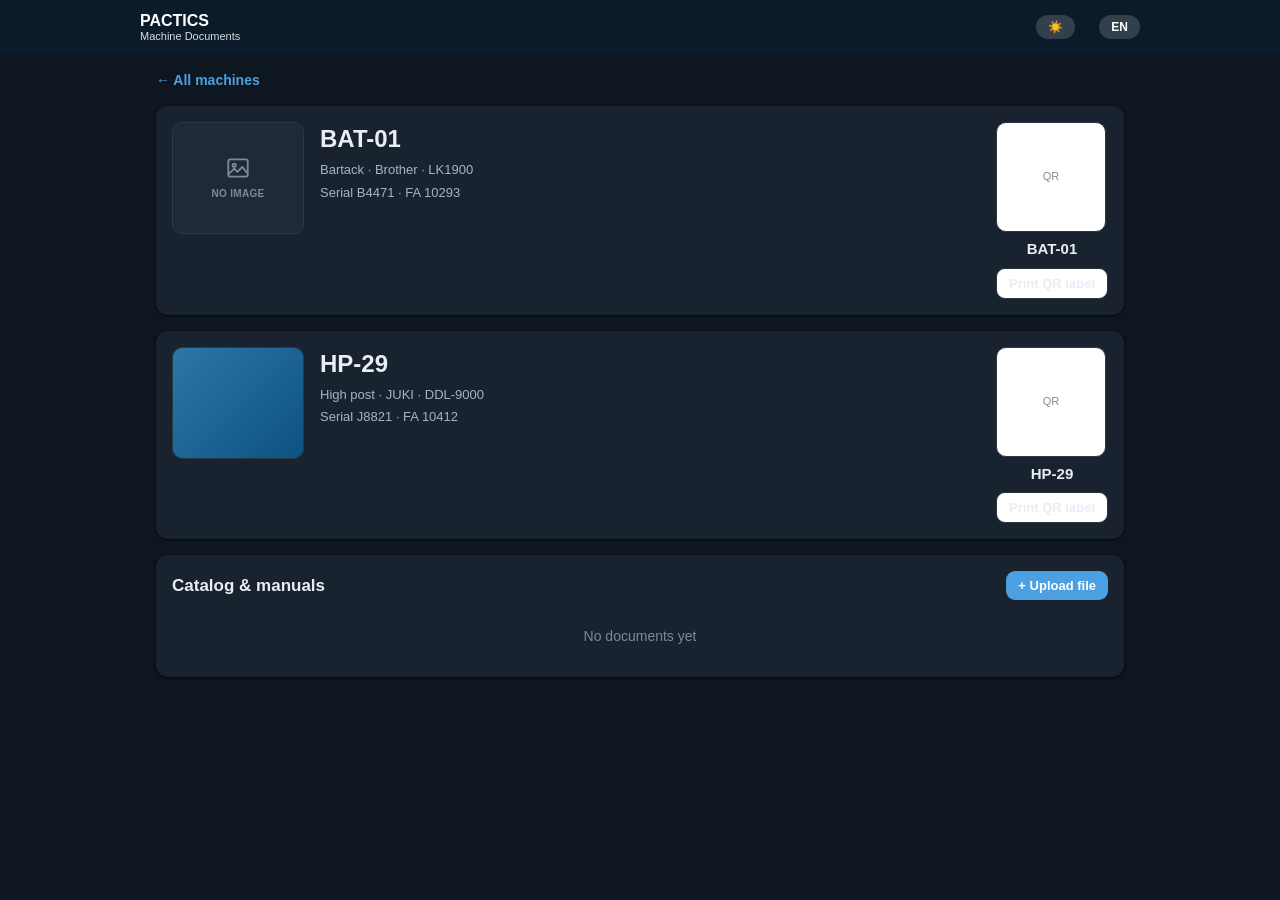
<file: Passport_Preview_Dark.html>
<!DOCTYPE html><html lang="en" class="dark"><head><meta charset="utf-8"><meta name="viewport" content="width=device-width,initial-scale=1"><style>
  :root{
    --primary:#0C5283; --dark:#08385A; --ok:#1F7A6B; --amber:#C46A1B; --err:#C0392B;
    --line:#E2EAF1; --grey:#5C6B7A; --faint:#9AAAB8; --card:#fff; --bg:#F4F7FA;
    --radius:12px; --shadow:0 1px 3px rgba(8,56,90,.08),0 1px 2px rgba(8,56,90,.04);
  }

  /* ================= DARK MODE ================= */
  /* Toggled by adding .dark to <html>. Overrides tokens, then repoints the
     surfaces that hard-code light colors. --dark becomes light TEXT here;
     the header background is pinned separately so it stays navy. */
  .dark{
    --primary:#4C9FE0; --dark:#E8EEF5; --ok:#3BA491; --amber:#D98A3C; --err:#E0655A;
    --line:#2B3947; --grey:#A6B4C2; --faint:#7A8A9C; --card:#18232F; --bg:#0E1621;
    --shadow:0 1px 3px rgba(0,0,0,.45),0 1px 2px rgba(0,0,0,.35);
    color-scheme:dark;
  }
  .dark body{background:var(--bg);color:var(--dark)}
  .dark header{background:#0B1B2A}
  .dark .topnav{background:var(--card);border-bottom-color:var(--line)}
  .dark .doc-section,.dark .stat,.dark .m-row,.dark .passport,.dark .sheet,
  .dark .scan-box,.dark .toast,.dark .setup-warn,.dark .dash-health,.dark .due-scroll{background:var(--card)}
  .dark .stat,.dark .due-scroll,.dark .m-row,.dark .qr-pick{border-color:var(--line)}
  .dark .search-bar input,.dark .due-search input,.dark .due-sel,
  .dark .ibtn,.dark .check-item .box{background:var(--card);color:var(--dark);border-color:var(--line)}
  .dark #view-dashboard table.doc thead th,.dark .due-scroll table.doc thead th{background:var(--card)}
  .dark table.doc td,.dark table.doc.dense tbody td{border-bottom-color:var(--line)}
  .dark #view-dashboard table.doc tbody tr:hover{background:rgba(255,255,255,.05)}
  .dark .ibtn:hover{background:rgba(255,255,255,.08);border-color:var(--primary);color:var(--primary)}
  .dark .qr-pick:hover{background:rgba(255,255,255,.05)}
  .dark .stat .ic{background:rgba(255,255,255,.06)}
  .dark .stat.tone-err .ic{background:rgba(224,101,90,.16)}
  .dark .stat.tone-warn .ic{background:rgba(217,138,60,.16)}
  .dark .stat.tone-ok .ic{background:rgba(59,164,145,.16)}
  .dark .stat.alert.tone-err{background:rgba(224,101,90,.12);border-color:rgba(224,101,90,.42)}
  .dark .stat.alert.tone-warn{background:rgba(217,138,60,.12);border-color:rgba(217,138,60,.42)}
  .dark .stat.active.tone-err{background:rgba(224,101,90,.18);border-color:rgba(224,101,90,.6)}
  .dark .stat.active.tone-warn{background:rgba(217,138,60,.18);border-color:rgba(217,138,60,.6)}
  .dark .stat.active{box-shadow:0 0 0 2px var(--primary),0 6px 16px rgba(0,0,0,.4)}
  .dark .pill-over{background:rgba(224,101,90,.18);color:#F1948B}
  .dark .pill-soon{background:rgba(217,138,60,.18);color:#E7B072}
  .dark .dash-health.err{background:rgba(224,101,90,.14);border-color:rgba(224,101,90,.4);color:#F1948B}
  .dark .dash-health.warn{background:rgba(217,138,60,.14);border-color:rgba(217,138,60,.4);color:#E7B072}
  .dark .bar-track{background:rgba(255,255,255,.08)}
  .dark .ibtn-ok{background:var(--card);border-color:rgba(59,164,145,.5);color:var(--ok)}
  .dark .ibtn-ok:hover{background:var(--ok);color:#0E1621}
  .dark .check-item.on,.dark .check-chip{background:rgba(76,159,224,.16)}
  .dark .doc-badge{background:rgba(255,255,255,.06);border-color:var(--line)}
  .dark .qr-wrap .qrbox{background:#fff}   /* keep QR white so scanners read it */
  *{box-sizing:border-box;-webkit-tap-highlight-color:transparent}
  html,body{margin:0;background:var(--bg);color:#13212E;font-family:-apple-system,BlinkMacSystemFont,"Segoe UI",Roboto,Helvetica,Arial,sans-serif;font-size:15px;line-height:1.45}
  h1,h2,h3{margin:0;color:var(--dark)}
  button{font-family:inherit;cursor:pointer}
  input,select,textarea{font-family:inherit;font-size:15px}
  .hidden{display:none !important}

  header{background:var(--dark);color:#fff;padding:12px 16px;position:sticky;top:0;z-index:30}
  .head-row{display:flex;align-items:center;gap:12px;max-width:1000px;margin:0 auto}
  .brand{font-weight:800;font-size:16px;line-height:1.1}
  .brand small{display:block;font-weight:400;font-size:11px;opacity:.85}
  .spacer{flex:1}
  .whoami{font-size:12px;opacity:.9;cursor:pointer;text-decoration:underline}
  .lang-btn{margin-left:12px;background:rgba(255,255,255,.16);color:#fff;border:none;border-radius:14px;padding:5px 12px;font-size:12px;font-weight:700;cursor:pointer}
  .lang-btn:hover{background:rgba(255,255,255,.28)}
  .scan-btn{margin-left:8px;background:#1F7A6B;color:#fff;border:none;border-radius:14px;padding:5px 14px;font-size:12px;font-weight:700;cursor:pointer;display:inline-flex;align-items:center;gap:5px}
  .scan-btn:hover{background:#186354}
  .scan-ic{font-size:14px;line-height:1}
  .btn-scan{background:#1F7A6B;color:#fff;white-space:nowrap;display:inline-flex;align-items:center;gap:6px}
  .btn-scan:hover{background:#186354}
  .scan-overlay{position:fixed;inset:0;background:rgba(6,29,73,.92);z-index:100;display:none;align-items:center;justify-content:center;padding:16px}
  .scan-overlay.open{display:flex}
  .scan-box{background:#fff;border-radius:16px;width:100%;max-width:420px;overflow:hidden;box-shadow:0 20px 60px rgba(0,0,0,.4)}
  .scan-head{display:flex;align-items:center;justify-content:space-between;padding:14px 16px;background:var(--dark);color:#fff}
  .scan-head h3{margin:0;font-size:16px}
  .scan-head .x{background:none;border:none;color:#fff;font-size:26px;cursor:pointer;line-height:1}
  .scan-hint{padding:12px 16px 4px;color:var(--grey);font-size:13px;text-align:center}
  .scan-reader{margin:8px 16px;border-radius:12px;overflow:hidden;background:#000;min-height:240px;position:relative}
  .scan-reader video{width:100%!important;height:auto!important;min-height:240px;object-fit:cover;border-radius:12px;display:block!important;visibility:visible!important;opacity:1!important}
  .scan-frame{position:absolute;top:50%;left:50%;transform:translate(-50%,-50%);width:55%;aspect-ratio:1;border:3px solid rgba(31,122,107,.95);border-radius:14px;box-shadow:0 0 0 2000px rgba(0,0,0,.25);pointer-events:none;z-index:2}
  .scan-frame::before,.scan-frame::after{content:"";position:absolute;width:22px;height:22px;border:4px solid #1F7A6B}
  .scan-frame::before{top:-3px;left:-3px;border-right:none;border-bottom:none;border-radius:8px 0 0 0}
  .scan-frame::after{bottom:-3px;right:-3px;border-left:none;border-top:none;border-radius:0 0 8px 0}
  .scan-torch{position:absolute;top:10px;right:10px;z-index:3;background:rgba(0,0,0,.5);color:#fff;border:none;border-radius:20px;width:40px;height:40px;font-size:18px;cursor:pointer}
  .scan-result{padding:4px 16px;text-align:center;font-size:14px;min-height:22px;color:var(--err)}
  .scan-actions{padding:8px 16px 18px;display:flex;justify-content:center}
  .scan-manual{padding:0 16px 18px}
  .scan-or{text-align:center;color:var(--faint);font-size:12px;margin:2px 0 8px}
  .scan-tip{text-align:center;color:var(--grey);font-size:11.5px;padding:6px 16px 0}
  .scan-zoom{display:flex;align-items:center;gap:10px;padding:8px 16px 0}
  .scan-zoom input{flex:1}
  .scan-zoom-ic{font-size:14px}
  .scan-manual-row{display:flex;gap:8px}
  .scan-manual-row input{flex:1;padding:10px 12px;border:1px solid var(--line);border-radius:8px;font-size:14px}
  .detail-top{display:flex;align-items:center;justify-content:space-between;gap:10px;margin-bottom:4px}
  :lang(km), [lang="km"]{font-family:'Noto Sans Khmer','Khmer OS','Battambang',-apple-system,sans-serif}
  main{max-width:1000px;margin:0 auto;padding:16px}

  .search-bar input{width:100%;padding:14px;border:1px solid var(--line);border-radius:10px;background:#fff}
  .topnav{background:#fff;border-bottom:1px solid var(--line);position:sticky;top:49px;z-index:20}
  .topnav-inner{max-width:1000px;margin:0 auto;display:flex}
  .topnav button{flex:0 0 auto;padding:13px 22px;background:none;border:none;border-bottom:3px solid transparent;color:var(--grey);font-weight:600;font-size:14px;cursor:pointer}
  .topnav button.active{color:var(--primary);border-bottom-color:var(--primary)}
  .list-top{display:flex;gap:10px;align-items:stretch;margin-bottom:4px}
  .list-top .btn{white-space:nowrap}
  /* ---------- Dashboard visual refresh ---------- */
  .dash-head{display:flex;align-items:flex-end;justify-content:space-between;gap:12px;margin:2px 0 14px;flex-wrap:wrap}
  .dash-eyebrow{font-size:11px;font-weight:800;letter-spacing:.16em;color:var(--faint);text-transform:uppercase}
  .dash-title{font-size:22px;font-weight:800;color:var(--dark);line-height:1.15;margin-top:3px}
  .dash-health{display:inline-flex;align-items:center;gap:8px;font-size:13px;font-weight:700;padding:8px 14px;border-radius:999px;border:1px solid var(--line);background:#fff;color:var(--ok)}
  .dash-health .dot{width:8px;height:8px;border-radius:50%;background:currentColor;flex:none}
  .dash-health.warn{background:#FBF1E3;border-color:#F0DCC0;color:var(--amber)}
  .dash-health.err{background:#FBECEA;border-color:#F2D6D2;color:var(--err)}

  .stat-row{display:grid;grid-template-columns:repeat(auto-fit,minmax(158px,1fr));gap:12px;margin-bottom:8px}
  .stat{position:relative;background:#fff;border:1px solid var(--line);border-radius:14px;box-shadow:var(--shadow);padding:15px 15px 13px;overflow:hidden;transition:transform .15s ease,box-shadow .15s ease}
  .stat:hover{transform:translateY(-2px);box-shadow:0 8px 20px rgba(8,56,90,.10)}
  .stat::before{content:"";position:absolute;left:0;top:0;bottom:0;width:4px;background:var(--primary)}
  .stat.tone-err::before{background:var(--err)} .stat.tone-warn::before{background:var(--amber)} .stat.tone-ok::before{background:var(--ok)}
  .stat .stat-top{display:flex;align-items:center;justify-content:space-between;margin-bottom:9px}
  .stat .ic{width:32px;height:32px;border-radius:9px;display:grid;place-items:center;background:var(--bg);color:var(--primary);flex:none}
  .stat .ic svg{width:17px;height:17px;display:block}
  .stat.tone-err .ic{background:#FBECEA;color:var(--err)} .stat.tone-warn .ic{background:#FBF1E3;color:var(--amber)} .stat.tone-ok .ic{background:#E8F3F0;color:var(--ok)}
  .stat .n{font-size:27px;font-weight:800;color:var(--dark);line-height:1;font-variant-numeric:tabular-nums}
  .stat.alert.tone-err .n{color:var(--err)} .stat.alert.tone-warn .n{color:var(--amber)}
  .stat.alert.tone-err{background:#FDECEA;border-color:#F0C7C0} .stat.alert.tone-warn{background:#FDF4E7;border-color:#EAD8BB}
  .stat .l{font-size:11.5px;color:var(--grey);text-transform:uppercase;letter-spacing:.04em;margin-top:6px;font-weight:600;line-height:1.3}
  /* keep legacy hooks harmless */
  .stat .n.warn{color:var(--amber)} .stat .n.err{color:var(--err)}

  /* status pills (due list) */
  .pill{display:inline-flex;align-items:center;gap:6px;font-size:11px;font-weight:700;padding:3px 9px 3px 8px;border-radius:999px;letter-spacing:.02em;white-space:nowrap}
  .pill::before{content:"";width:6px;height:6px;border-radius:50%;background:currentColor;flex:none}
  .pill-over{background:#FBECEA;color:var(--err)} .pill-soon{background:#FBF1E3;color:var(--amber)}
  .due-cell{display:inline-flex;align-items:center;gap:9px;flex-wrap:wrap}
  .due-cell .dt{font-variant-numeric:tabular-nums;color:var(--grey)}

  /* breakdown bar charts */
  .bd-grid{display:grid;grid-template-columns:1fr 1fr;gap:16px 26px}
  @media(max-width:620px){ .bd-grid{grid-template-columns:1fr} }
  .bd-col-h{font-size:11px;font-weight:800;letter-spacing:.08em;text-transform:uppercase;color:var(--faint);margin:0 0 9px;display:flex;align-items:center;gap:7px}
  .bd-col-h::before{content:"";width:7px;height:7px;border-radius:2px;background:var(--primary)}
  .bd-col.mech .bd-col-h::before{background:var(--ok)}
  .bar-row{display:grid;grid-template-columns:100px 1fr 28px;align-items:center;gap:10px;padding:4px 0}
  .bar-row .bl{font-size:13px;color:var(--dark);white-space:nowrap;overflow:hidden;text-overflow:ellipsis}
  .bar-track{height:8px;border-radius:6px;background:var(--bg)}
  .bar-fill{height:100%;border-radius:6px;background:linear-gradient(90deg,var(--primary),#2C77A8);min-width:3px;transition:width .4s ease}
  .bd-col.mech .bar-fill{background:linear-gradient(90deg,var(--ok),#3E9E8C)}
  .bar-row .bv{font-size:13px;font-weight:800;color:var(--dark);font-variant-numeric:tabular-nums;text-align:right}

  /* dashboard section tick + row hover */
  #view-dashboard .doc-section .sec-head h2{display:flex;align-items:center;gap:9px}
  #view-dashboard .doc-section .sec-head h2::before{content:"";width:4px;height:17px;border-radius:3px;background:var(--primary);flex:none}
  #view-dashboard table.doc tbody tr{transition:background .12s}
  #view-dashboard table.doc tbody tr:hover{background:#F6FAFC}

  /* ---- Maintenance-due workbench (filters, dense sortable table, actions) ---- */
  .due-controls{display:flex;flex-wrap:wrap;align-items:center;gap:8px;margin-bottom:12px}
  .due-search{flex:1 1 200px;min-width:150px}
  .due-search input{width:100%;padding:8px 11px;border:1px solid var(--line);border-radius:9px;font-size:13px;background:#fff}
  .due-search input:focus{outline:none;border-color:var(--primary);box-shadow:0 0 0 3px rgba(12,82,131,.12)}
  .due-sel{padding:8px 10px;border:1px solid var(--line);border-radius:9px;font-size:13px;background:#fff;color:var(--dark);cursor:pointer}
  .due-sel:focus{outline:none;border-color:var(--primary)}
  .due-spacer{flex:1 1 auto}
  .due-tablewrap{overflow-x:auto}
  table.doc.dense th,table.doc.dense td{padding:7px 10px;font-size:13px}
  table.doc.dense thead th{font-size:11px;letter-spacing:.03em}
  table.doc.dense tbody td{border-bottom:1px solid #EEF2F6}
  table.doc.dense .mlink{font-weight:700;color:var(--primary);text-decoration:none}
  th.sortable{cursor:pointer;user-select:none;white-space:nowrap}
  th.sortable:hover{color:var(--primary)} th.sorted{color:var(--primary)}
  th.act-h,td.act-c{text-align:right;white-space:nowrap}
  .dt.tier-critical{color:var(--err);font-weight:700}
  .dt.tier-late{color:var(--amber);font-weight:700}
  .dt.tier-soon{color:var(--dark)}
  .dl{font-variant-numeric:tabular-nums;font-weight:800;font-size:12.5px}
  .dl-critical{color:var(--err)} .dl-late{color:var(--amber)} .dl-soon{color:var(--grey)} .dl-fut{color:var(--faint);font-weight:600}
  .ibtn{display:inline-grid;place-items:center;width:28px;height:28px;border:1px solid var(--line);background:#fff;border-radius:8px;cursor:pointer;font-size:14px;color:var(--grey);line-height:1;transition:all .12s;vertical-align:middle}
  .ibtn:hover{border-color:var(--primary);color:var(--primary);background:#F5FAFD}
  .ibtn:disabled{opacity:.4;cursor:default}
  .ibtn-ok{color:var(--ok);border-color:#CDE7E0}
  .ibtn-ok:hover{background:var(--ok);color:#fff;border-color:var(--ok)}
  .due-foot{display:flex;align-items:center;justify-content:space-between;gap:10px;margin-top:12px;flex-wrap:wrap}
  .due-count{font-size:12.5px;color:var(--grey);font-variant-numeric:tabular-nums}
  .due-pager{display:flex;align-items:center;gap:8px}
  .due-pg{font-size:13px;font-weight:700;color:var(--dark);font-variant-numeric:tabular-nums;min-width:44px;text-align:center}

  /* clickable KPI filter cards */
  .stat.clickable{cursor:pointer}
  .stat.clickable:hover{border-color:var(--primary)}
  .stat.clickable:focus-visible{outline:2px solid var(--primary);outline-offset:2px}
  .stat.active{box-shadow:0 0 0 2px var(--primary),0 6px 16px rgba(8,56,90,.12)}
  .stat.active.tone-err{box-shadow:0 0 0 2px var(--err),0 6px 16px rgba(192,57,43,.16);background:#FDECEA;border-color:#F0C7C0}
  .stat.active.tone-warn{box-shadow:0 0 0 2px var(--amber),0 6px 16px rgba(196,106,27,.16);background:#FDF4E7;border-color:#EAD8BB}

  /* fixed-height internal-scroll container for the due table */
  .due-scroll{max-height:520px;overflow:auto;border:1px solid var(--line);border-radius:12px;background:#fff}
  .due-scroll table.doc.dense{margin:0;width:100%;border-collapse:separate;border-spacing:0}
  #view-dashboard .due-scroll table.doc thead th{top:0;z-index:6;box-shadow:inset 0 -1px 0 var(--line)}
  .due-scrollcount{font-size:12.5px;color:var(--grey);margin-top:10px;font-variant-numeric:tabular-nums}
  .exp-btns{display:flex;gap:6px}
  .mini{font-size:12px;color:var(--grey)}
  .qr-controls{display:flex;gap:8px;flex-wrap:wrap;margin-bottom:10px}
  .qr-selbar{display:flex;align-items:center;justify-content:space-between;margin-bottom:8px}
  .qr-picklist{max-height:280px;overflow:auto;border:1px solid var(--line);border-radius:8px}
  .qr-pick{display:flex;align-items:center;gap:10px;padding:9px 12px;border-bottom:1px solid #EEF2F6;cursor:pointer}
  .qr-pick:last-child{border-bottom:none}
  .qr-pick:hover{background:#F7FAFC}
  .qr-pick input{width:17px;height:17px;flex:0 0 auto}
  .qr-pick .c{font-weight:700;color:var(--dark);min-width:78px}
  .qr-pick .m{color:var(--grey);font-size:13px}
  .qr-sheet-area{margin-top:14px}
  .qr-labels{display:grid;grid-template-columns:repeat(2, 3cm);gap:6px;justify-content:center}
  .qr-label{width:3cm;height:2cm;border:1px solid #ccc;border-radius:3px;display:flex;flex-direction:column;align-items:center;justify-content:center;padding:2px;box-sizing:border-box;page-break-inside:avoid;break-inside:avoid}
  .qr-label .qim{width:1.35cm;height:1.35cm;display:flex;align-items:center;justify-content:center}
  .qr-label .qim canvas,.qr-label .qim img{width:100%!important;height:100%!important}
  .qr-label .qc{font-size:9pt;font-weight:800;color:#08385A;margin-top:1px;line-height:1}
  @media print {
    header, .topnav, .no-print { display:none !important; }
    body, html { background:#fff; }
    main { padding:0; max-width:none; }
    .qr-sheet-area { margin:0; }
    .qr-labels { gap:4px; }
    .qr-label { border:1px solid #999; }
    @page { margin:8mm; }
  }
  .count-line{color:var(--grey);font-size:13px;margin:10px 2px}
  .m-row{background:#fff;border-radius:10px;box-shadow:var(--shadow);padding:12px 14px;margin-bottom:8px;display:flex;align-items:center;gap:12px;cursor:pointer;transition:box-shadow .12s}
  .m-row:hover{box-shadow:0 0 0 2px rgba(12,82,131,.15)}
  .m-row .code{font-weight:800;color:var(--dark);min-width:84px}
  .m-row .info{flex:1;min-width:0}
  .m-row .info .t{font-weight:600;font-size:14px}
  .m-row .info .m{color:var(--grey);font-size:12px;white-space:nowrap;overflow:hidden;text-overflow:ellipsis}
  .m-row .chev{color:var(--faint)}
  .doc-badges{display:flex;gap:5px}
  .doc-badge{font-size:11px;font-weight:700;padding:2px 7px;border-radius:10px;background:#EEF3F7;color:var(--primary)}

  .btn{padding:11px 16px;border:none;border-radius:9px;font-weight:700;font-size:14px}
  .btn-primary{background:var(--primary);color:#fff}
  .btn-secondary{background:#fff;color:var(--dark);border:1px solid var(--line)}
  .btn-sm{padding:7px 12px;font-size:13px}
  .btn-danger{background:#fff;color:var(--err);border:1px solid #F0C9C5}
  .actions{display:flex;gap:10px;flex-wrap:wrap}

  /* machine detail */
  .back{display:inline-flex;align-items:center;gap:6px;color:var(--primary);font-weight:600;font-size:14px;cursor:pointer;margin-bottom:12px}
  .passport{background:#fff;border-radius:var(--radius);box-shadow:var(--shadow);padding:16px;margin-bottom:16px;display:flex;gap:16px;align-items:flex-start;flex-wrap:wrap}
  .passport .pcode{font-size:24px;font-weight:800;color:var(--dark)}
  .passport .pmeta{color:var(--grey);font-size:13px;margin-top:4px}
  .passport .pphoto{width:132px;height:112px;border-radius:10px;border:1px solid var(--line);overflow:hidden;flex:none;background:var(--bg);position:relative;cursor:pointer}
  .passport .pphoto img{width:100%;height:100%;object-fit:cover;display:block}
  .passport .pphoto .ph{width:100%;height:100%;display:flex;flex-direction:column;align-items:center;justify-content:center;gap:6px;color:var(--faint);text-align:center;padding:6px}
  .passport .pphoto .ph svg{width:26px;height:26px}
  .passport .pphoto .ph span{font-size:10px;font-weight:700;letter-spacing:.03em;text-transform:uppercase;line-height:1.3}
  .passport .pphoto .edithint{position:absolute;left:0;right:0;bottom:0;background:rgba(8,56,90,.72);color:#fff;font-size:10px;text-align:center;padding:3px;opacity:0;transition:opacity .15s}
  .passport .pphoto:hover .edithint{opacity:1}
  .dark .passport .pphoto{background:rgba(255,255,255,.03)}
  .dark .passport .pphoto .edithint{background:rgba(0,0,0,.6)}
  .qr-wrap{text-align:center}
  .qr-wrap .qrbox{display:inline-block;padding:10px;background:#fff;border:1px solid var(--line);border-radius:10px}
  .qr-wrap .lbl{font-weight:800;color:var(--dark);margin-top:6px}

  .doc-section{background:#fff;border-radius:var(--radius);box-shadow:var(--shadow);padding:16px;margin-bottom:16px}
  .doc-section .sec-head{display:flex;align-items:center;justify-content:space-between;margin-bottom:12px}
  .doc-section .sec-head h2{font-size:17px}
  table.doc{width:100%;border-collapse:collapse}
  table.doc th{text-align:left;font-size:11px;text-transform:uppercase;letter-spacing:.04em;color:var(--faint);font-weight:700;padding:6px 8px;border-bottom:1px solid var(--line)}
  table.doc td{padding:9px 8px;border-bottom:1px solid #EEF2F6;font-size:14px;vertical-align:top}
  table.doc tr:last-child td{border-bottom:none}
  table.doc .row-actions{white-space:nowrap;text-align:right}
  /* Freeze table header rows on the dashboard (Excel-style Freeze Panes).
     Offset 96px = sticky header (49px) + sticky tab bar (~47px), so the
     column headers stay pinned just under the tabs while the list scrolls. */
  #view-dashboard table.doc thead th{
    position:sticky; top:96px; z-index:5;
    background:#fff;
    box-shadow:inset 0 -1px 0 var(--line);
  }
  .icon-btn{background:none;border:none;color:var(--grey);font-size:15px;padding:4px 6px;cursor:pointer}
  .icon-btn:hover{color:var(--primary)}
  .empty{color:var(--faint);font-size:14px;padding:14px 6px;text-align:center}
  .due-soon{color:var(--amber);font-weight:700}
  .due-over{color:var(--err);font-weight:700}
  .upd{color:var(--faint);font-size:11px;margin-top:2px}

  .backdrop{position:fixed;inset:0;background:rgba(8,30,50,.45);display:none;align-items:flex-end;justify-content:center;z-index:50}
  .backdrop.open{display:flex}
  .sheet{background:#fff;width:100%;max-width:560px;max-height:92vh;overflow:auto;border-radius:16px 16px 0 0;padding:18px}
  @media (min-width:600px){.backdrop{align-items:center}.sheet{border-radius:16px}}
  .sheet-head{display:flex;align-items:center;justify-content:space-between;margin-bottom:12px}
  .sheet-head .x{background:none;border:none;font-size:26px;color:var(--grey)}
  .field{margin-bottom:12px}
  .field label{display:block;font-size:12px;font-weight:700;color:var(--grey);text-transform:uppercase;letter-spacing:.04em;margin-bottom:5px}
  .field input,.field textarea{width:100%;padding:11px;border:1px solid var(--line);border-radius:8px}
  .field.two{display:grid;grid-template-columns:1fr 1fr;gap:10px}
  .check-grid{display:grid;grid-template-columns:1fr 1fr;gap:8px}
  .check-item{display:flex;align-items:center;gap:8px;padding:9px 11px;border:1px solid var(--line);border-radius:8px;font-size:14px;color:var(--grey);cursor:pointer;user-select:none}
  .check-item.on{border-color:var(--primary);background:#E7F0F7;color:var(--primary);font-weight:600}
  .check-item .box{width:16px;height:16px;border:1.5px solid var(--faint);border-radius:4px;flex:0 0 auto;display:flex;align-items:center;justify-content:center;font-size:12px;color:#fff}
  .check-item.on .box{background:var(--primary);border-color:var(--primary)}
  .check-chip{display:inline-block;font-size:11px;font-weight:600;background:#E7F0F7;color:var(--primary);padding:2px 8px;border-radius:10px;margin:2px 3px 2px 0}

  .toast{position:fixed;left:50%;bottom:22px;transform:translateX(-50%) translateY(80px);background:var(--dark);color:#fff;padding:12px 18px;border-radius:24px;font-size:14px;font-weight:600;box-shadow:0 8px 24px rgba(0,0,0,.25);opacity:0;transition:.25s;z-index:80}
  .toast.show{transform:translateX(-50%) translateY(0);opacity:1}
  .toast.err{background:var(--err)} .toast.ok{background:var(--ok)}
  .setup-warn{max-width:560px;margin:60px auto;padding:24px;background:#fff;border-radius:12px}

body{background:var(--bg)}</style></head><body><header><div class="head-row"><div class="brand">PACTICS<small>Machine Documents</small></div><div class="spacer" style="flex:1"></div><button class="lang-btn">☀️</button><button class="lang-btn">EN</button></div></header>
<main><section id="view-detail">
<div class="detail-top"><span class="back">← All machines</span></div>
<div class="passport">
      <div class="pphoto" title="Add photo"><div class="ph"><svg viewBox="0 0 24 24" fill="none" stroke="currentColor" stroke-width="1.7" stroke-linecap="round" stroke-linejoin="round"><rect x="3" y="4" width="18" height="16" rx="2"/><circle cx="8.5" cy="9.5" r="1.5"/><path d="m4 17 4.5-4.5 3 3L16 11l4 5"/></svg><span>No image</span></div><div class="edithint">Add photo</div></div>
      <div style="flex:1;min-width:200px">
        <div class="pcode">BAT-01</div>
        <div class="pmeta">Bartack · Brother · LK1900</div>
        <div class="pmeta">Serial B4471 · FA 10293</div>
      </div>
      <div class="qr-wrap"><div class="qrbox" style="width:110px;height:110px;display:grid;place-items:center;color:#888;font-size:11px">QR</div><div class="lbl">BAT-01</div>
        <button class="btn btn-secondary btn-sm" style="margin-top:8px">Print QR label</button></div>
    </div>
<div class="passport">
      <div class="pphoto"><div style="width:100%;height:100%;background:linear-gradient(135deg,#2C77A8,#0C5283)"></div><div class="edithint">Change photo</div></div>
      <div style="flex:1;min-width:200px">
        <div class="pcode">HP-29</div>
        <div class="pmeta">High post · JUKI · DDL-9000</div>
        <div class="pmeta">Serial J8821 · FA 10412</div>
      </div>
      <div class="qr-wrap"><div class="qrbox" style="width:110px;height:110px;display:grid;place-items:center;color:#888;font-size:11px">QR</div><div class="lbl">HP-29</div>
        <button class="btn btn-secondary btn-sm" style="margin-top:8px">Print QR label</button></div>
    </div>
<div class="doc-section"><div class="sec-head"><h2>Catalog &amp; manuals</h2><button class="btn btn-primary btn-sm">+ Upload file</button></div><div class="empty">No documents yet</div></div>
</section></main></body></html>
</file>
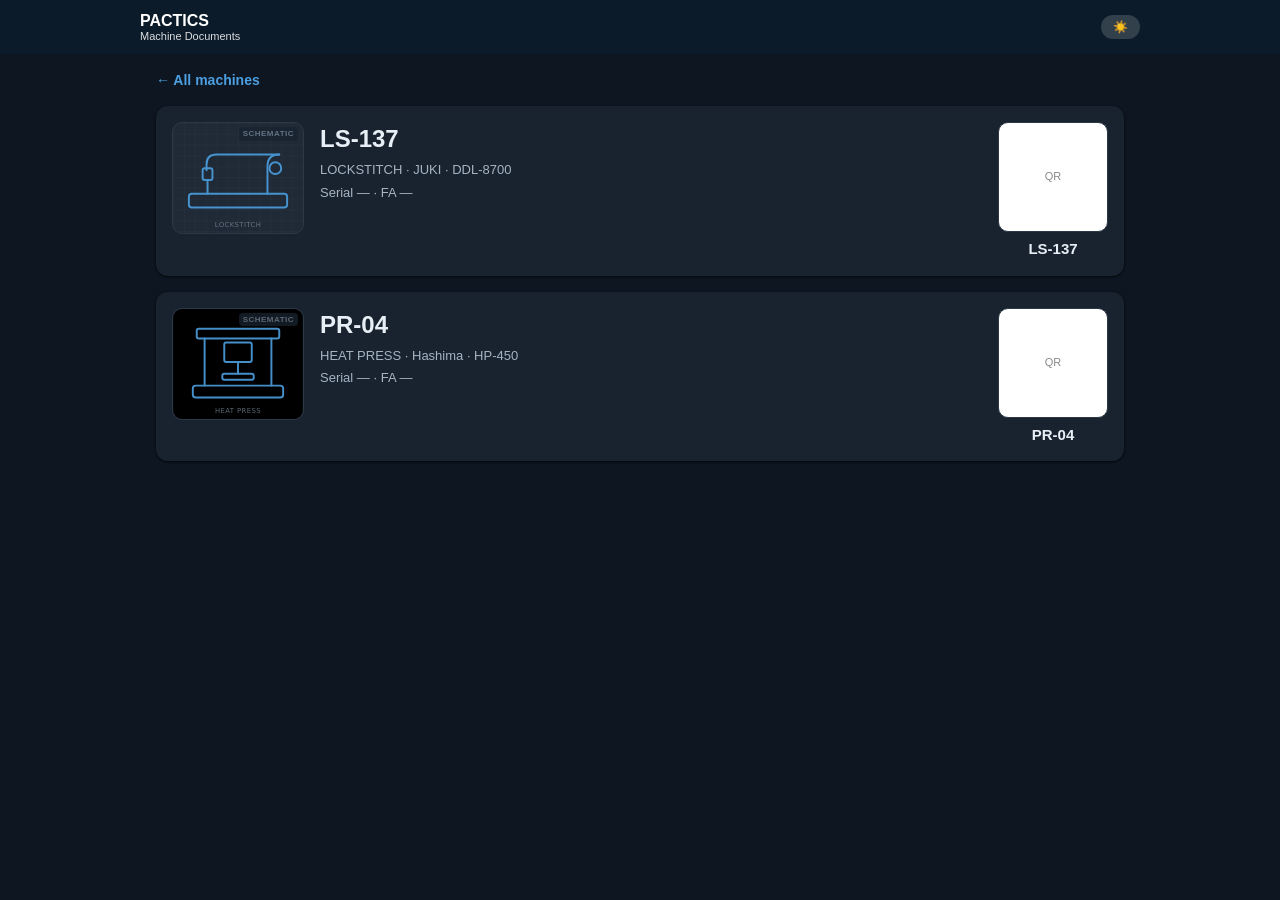
<file: Passport_Schematic_Preview.html>
<!DOCTYPE html><html class="dark"><head><meta charset="utf-8"><meta name="viewport" content="width=device-width,initial-scale=1"><style>
  :root{
    --primary:#0C5283; --dark:#08385A; --ok:#1F7A6B; --amber:#C46A1B; --err:#C0392B;
    --line:#E2EAF1; --grey:#5C6B7A; --faint:#9AAAB8; --card:#fff; --bg:#F4F7FA;
    --radius:12px; --shadow:0 1px 3px rgba(8,56,90,.08),0 1px 2px rgba(8,56,90,.04);
  }

  /* ================= DARK MODE ================= */
  /* Toggled by adding .dark to <html>. Overrides tokens, then repoints the
     surfaces that hard-code light colors. --dark becomes light TEXT here;
     the header background is pinned separately so it stays navy. */
  .dark{
    --primary:#4C9FE0; --dark:#E8EEF5; --ok:#3BA491; --amber:#D98A3C; --err:#E0655A;
    --line:#2B3947; --grey:#A6B4C2; --faint:#7A8A9C; --card:#18232F; --bg:#0E1621;
    --shadow:0 1px 3px rgba(0,0,0,.45),0 1px 2px rgba(0,0,0,.35);
    color-scheme:dark;
  }
  .dark body{background:var(--bg);color:var(--dark)}
  .dark header{background:#0B1B2A}
  .dark .topnav{background:var(--card);border-bottom-color:var(--line)}
  .dark .doc-section,.dark .stat,.dark .m-row,.dark .passport,.dark .sheet,
  .dark .scan-box,.dark .toast,.dark .setup-warn,.dark .dash-health,.dark .due-scroll{background:var(--card)}
  .dark .stat,.dark .due-scroll,.dark .m-row,.dark .qr-pick{border-color:var(--line)}
  .dark .search-bar input,.dark .due-search input,.dark .due-sel,
  .dark .ibtn,.dark .check-item .box{background:var(--card);color:var(--dark);border-color:var(--line)}
  .dark #view-dashboard table.doc thead th,.dark .due-scroll table.doc thead th{background:var(--card)}
  .dark table.doc td,.dark table.doc.dense tbody td{border-bottom-color:var(--line)}
  .dark #view-dashboard table.doc tbody tr:hover{background:rgba(255,255,255,.05)}
  .dark .ibtn:hover{background:rgba(255,255,255,.08);border-color:var(--primary);color:var(--primary)}
  .dark .qr-pick:hover{background:rgba(255,255,255,.05)}
  .dark .stat .ic{background:rgba(255,255,255,.06)}
  .dark .stat.tone-err .ic{background:rgba(224,101,90,.16)}
  .dark .stat.tone-warn .ic{background:rgba(217,138,60,.16)}
  .dark .stat.tone-ok .ic{background:rgba(59,164,145,.16)}
  .dark .stat.alert.tone-err{background:rgba(224,101,90,.12);border-color:rgba(224,101,90,.42)}
  .dark .stat.alert.tone-warn{background:rgba(217,138,60,.12);border-color:rgba(217,138,60,.42)}
  .dark .stat.active.tone-err{background:rgba(224,101,90,.18);border-color:rgba(224,101,90,.6)}
  .dark .stat.active.tone-warn{background:rgba(217,138,60,.18);border-color:rgba(217,138,60,.6)}
  .dark .stat.active{box-shadow:0 0 0 2px var(--primary),0 6px 16px rgba(0,0,0,.4)}
  .dark .pill-over{background:rgba(224,101,90,.18);color:#F1948B}
  .dark .pill-soon{background:rgba(217,138,60,.18);color:#E7B072}
  .dark .dash-health.err{background:rgba(224,101,90,.14);border-color:rgba(224,101,90,.4);color:#F1948B}
  .dark .dash-health.warn{background:rgba(217,138,60,.14);border-color:rgba(217,138,60,.4);color:#E7B072}
  .dark .bar-track{background:rgba(255,255,255,.08)}
  .dark .ibtn-ok{background:var(--card);border-color:rgba(59,164,145,.5);color:var(--ok)}
  .dark .ibtn-ok:hover{background:var(--ok);color:#0E1621}
  .dark .check-item.on,.dark .check-chip{background:rgba(76,159,224,.16)}
  .dark .doc-badge{background:rgba(255,255,255,.06);border-color:var(--line)}
  .dark .qr-wrap .qrbox{background:#fff}   /* keep QR white so scanners read it */
  *{box-sizing:border-box;-webkit-tap-highlight-color:transparent}
  html,body{margin:0;background:var(--bg);color:#13212E;font-family:-apple-system,BlinkMacSystemFont,"Segoe UI",Roboto,Helvetica,Arial,sans-serif;font-size:15px;line-height:1.45}
  h1,h2,h3{margin:0;color:var(--dark)}
  button{font-family:inherit;cursor:pointer}
  input,select,textarea{font-family:inherit;font-size:15px}
  .hidden{display:none !important}

  header{background:var(--dark);color:#fff;padding:12px 16px;position:sticky;top:0;z-index:30}
  .head-row{display:flex;align-items:center;gap:12px;max-width:1000px;margin:0 auto}
  .brand{font-weight:800;font-size:16px;line-height:1.1}
  .brand small{display:block;font-weight:400;font-size:11px;opacity:.85}
  .spacer{flex:1}
  .whoami{font-size:12px;opacity:.9;cursor:pointer;text-decoration:underline}
  .lang-btn{margin-left:12px;background:rgba(255,255,255,.16);color:#fff;border:none;border-radius:14px;padding:5px 12px;font-size:12px;font-weight:700;cursor:pointer}
  .lang-btn:hover{background:rgba(255,255,255,.28)}
  .scan-btn{margin-left:8px;background:#1F7A6B;color:#fff;border:none;border-radius:14px;padding:5px 14px;font-size:12px;font-weight:700;cursor:pointer;display:inline-flex;align-items:center;gap:5px}
  .scan-btn:hover{background:#186354}
  .scan-ic{font-size:14px;line-height:1}
  .btn-scan{background:#1F7A6B;color:#fff;white-space:nowrap;display:inline-flex;align-items:center;gap:6px}
  .btn-scan:hover{background:#186354}
  .scan-overlay{position:fixed;inset:0;background:rgba(6,29,73,.92);z-index:100;display:none;align-items:center;justify-content:center;padding:16px}
  .scan-overlay.open{display:flex}
  .scan-box{background:#fff;border-radius:16px;width:100%;max-width:420px;overflow:hidden;box-shadow:0 20px 60px rgba(0,0,0,.4)}
  .scan-head{display:flex;align-items:center;justify-content:space-between;padding:14px 16px;background:var(--dark);color:#fff}
  .scan-head h3{margin:0;font-size:16px}
  .scan-head .x{background:none;border:none;color:#fff;font-size:26px;cursor:pointer;line-height:1}
  .scan-hint{padding:12px 16px 4px;color:var(--grey);font-size:13px;text-align:center}
  .scan-reader{margin:8px 16px;border-radius:12px;overflow:hidden;background:#000;min-height:240px;position:relative}
  .scan-reader video{width:100%!important;height:auto!important;min-height:240px;object-fit:cover;border-radius:12px;display:block!important;visibility:visible!important;opacity:1!important}
  .scan-frame{position:absolute;top:50%;left:50%;transform:translate(-50%,-50%);width:55%;aspect-ratio:1;border:3px solid rgba(31,122,107,.95);border-radius:14px;box-shadow:0 0 0 2000px rgba(0,0,0,.25);pointer-events:none;z-index:2}
  .scan-frame::before,.scan-frame::after{content:"";position:absolute;width:22px;height:22px;border:4px solid #1F7A6B}
  .scan-frame::before{top:-3px;left:-3px;border-right:none;border-bottom:none;border-radius:8px 0 0 0}
  .scan-frame::after{bottom:-3px;right:-3px;border-left:none;border-top:none;border-radius:0 0 8px 0}
  .scan-torch{position:absolute;top:10px;right:10px;z-index:3;background:rgba(0,0,0,.5);color:#fff;border:none;border-radius:20px;width:40px;height:40px;font-size:18px;cursor:pointer}
  .scan-result{padding:4px 16px;text-align:center;font-size:14px;min-height:22px;color:var(--err)}
  .scan-actions{padding:8px 16px 18px;display:flex;justify-content:center}
  .scan-manual{padding:0 16px 18px}
  .scan-or{text-align:center;color:var(--faint);font-size:12px;margin:2px 0 8px}
  .scan-tip{text-align:center;color:var(--grey);font-size:11.5px;padding:6px 16px 0}
  .scan-zoom{display:flex;align-items:center;gap:10px;padding:8px 16px 0}
  .scan-zoom input{flex:1}
  .scan-zoom-ic{font-size:14px}
  .scan-manual-row{display:flex;gap:8px}
  .scan-manual-row input{flex:1;padding:10px 12px;border:1px solid var(--line);border-radius:8px;font-size:14px}
  .detail-top{display:flex;align-items:center;justify-content:space-between;gap:10px;margin-bottom:4px}
  :lang(km), [lang="km"]{font-family:'Noto Sans Khmer','Khmer OS','Battambang',-apple-system,sans-serif}
  main{max-width:1000px;margin:0 auto;padding:16px}

  .search-bar input{width:100%;padding:14px;border:1px solid var(--line);border-radius:10px;background:#fff}
  .topnav{background:#fff;border-bottom:1px solid var(--line);position:sticky;top:49px;z-index:20}
  .topnav-inner{max-width:1000px;margin:0 auto;display:flex}
  .topnav button{flex:0 0 auto;padding:13px 22px;background:none;border:none;border-bottom:3px solid transparent;color:var(--grey);font-weight:600;font-size:14px;cursor:pointer}
  .topnav button.active{color:var(--primary);border-bottom-color:var(--primary)}
  .list-top{display:flex;gap:10px;align-items:stretch;margin-bottom:4px}
  .list-top .btn{white-space:nowrap}
  /* ---------- Dashboard visual refresh ---------- */
  .dash-head{display:flex;align-items:flex-end;justify-content:space-between;gap:12px;margin:2px 0 14px;flex-wrap:wrap}
  .dash-eyebrow{font-size:11px;font-weight:800;letter-spacing:.16em;color:var(--faint);text-transform:uppercase}
  .dash-title{font-size:22px;font-weight:800;color:var(--dark);line-height:1.15;margin-top:3px}
  .dash-health{display:inline-flex;align-items:center;gap:8px;font-size:13px;font-weight:700;padding:8px 14px;border-radius:999px;border:1px solid var(--line);background:#fff;color:var(--ok)}
  .dash-health .dot{width:8px;height:8px;border-radius:50%;background:currentColor;flex:none}
  .dash-health.warn{background:#FBF1E3;border-color:#F0DCC0;color:var(--amber)}
  .dash-health.err{background:#FBECEA;border-color:#F2D6D2;color:var(--err)}

  .stat-row{display:grid;grid-template-columns:repeat(auto-fit,minmax(158px,1fr));gap:12px;margin-bottom:8px}
  .stat{position:relative;background:#fff;border:1px solid var(--line);border-radius:14px;box-shadow:var(--shadow);padding:15px 15px 13px;overflow:hidden;transition:transform .15s ease,box-shadow .15s ease}
  .stat:hover{transform:translateY(-2px);box-shadow:0 8px 20px rgba(8,56,90,.10)}
  .stat::before{content:"";position:absolute;left:0;top:0;bottom:0;width:4px;background:var(--primary)}
  .stat.tone-err::before{background:var(--err)} .stat.tone-warn::before{background:var(--amber)} .stat.tone-ok::before{background:var(--ok)}
  .stat .stat-top{display:flex;align-items:center;justify-content:space-between;margin-bottom:9px}
  .stat .ic{width:32px;height:32px;border-radius:9px;display:grid;place-items:center;background:var(--bg);color:var(--primary);flex:none}
  .stat .ic svg{width:17px;height:17px;display:block}
  .stat.tone-err .ic{background:#FBECEA;color:var(--err)} .stat.tone-warn .ic{background:#FBF1E3;color:var(--amber)} .stat.tone-ok .ic{background:#E8F3F0;color:var(--ok)}
  .stat .n{font-size:27px;font-weight:800;color:var(--dark);line-height:1;font-variant-numeric:tabular-nums}
  .stat.alert.tone-err .n{color:var(--err)} .stat.alert.tone-warn .n{color:var(--amber)}
  .stat.alert.tone-err{background:#FDECEA;border-color:#F0C7C0} .stat.alert.tone-warn{background:#FDF4E7;border-color:#EAD8BB}
  .stat .l{font-size:11.5px;color:var(--grey);text-transform:uppercase;letter-spacing:.04em;margin-top:6px;font-weight:600;line-height:1.3}
  /* keep legacy hooks harmless */
  .stat .n.warn{color:var(--amber)} .stat .n.err{color:var(--err)}

  /* status pills (due list) */
  .pill{display:inline-flex;align-items:center;gap:6px;font-size:11px;font-weight:700;padding:3px 9px 3px 8px;border-radius:999px;letter-spacing:.02em;white-space:nowrap}
  .pill::before{content:"";width:6px;height:6px;border-radius:50%;background:currentColor;flex:none}
  .pill-over{background:#FBECEA;color:var(--err)} .pill-soon{background:#FBF1E3;color:var(--amber)}
  .due-cell{display:inline-flex;align-items:center;gap:9px;flex-wrap:wrap}
  .due-cell .dt{font-variant-numeric:tabular-nums;color:var(--grey)}

  /* breakdown bar charts */
  .bd-grid{display:grid;grid-template-columns:1fr 1fr;gap:16px 26px}
  @media(max-width:620px){ .bd-grid{grid-template-columns:1fr} }
  .bd-col-h{font-size:11px;font-weight:800;letter-spacing:.08em;text-transform:uppercase;color:var(--faint);margin:0 0 9px;display:flex;align-items:center;gap:7px}
  .bd-col-h::before{content:"";width:7px;height:7px;border-radius:2px;background:var(--primary)}
  .bd-col.mech .bd-col-h::before{background:var(--ok)}
  .bar-row{display:grid;grid-template-columns:100px 1fr 28px;align-items:center;gap:10px;padding:4px 0}
  .bar-row .bl{font-size:13px;color:var(--dark);white-space:nowrap;overflow:hidden;text-overflow:ellipsis}
  .bar-track{height:8px;border-radius:6px;background:var(--bg)}
  .bar-fill{height:100%;border-radius:6px;background:linear-gradient(90deg,var(--primary),#2C77A8);min-width:3px;transition:width .4s ease}
  .bd-col.mech .bar-fill{background:linear-gradient(90deg,var(--ok),#3E9E8C)}
  .bar-row .bv{font-size:13px;font-weight:800;color:var(--dark);font-variant-numeric:tabular-nums;text-align:right}

  /* dashboard section tick + row hover */
  #view-dashboard .doc-section .sec-head h2{display:flex;align-items:center;gap:9px}
  #view-dashboard .doc-section .sec-head h2::before{content:"";width:4px;height:17px;border-radius:3px;background:var(--primary);flex:none}
  #view-dashboard table.doc tbody tr{transition:background .12s}
  #view-dashboard table.doc tbody tr:hover{background:#F6FAFC}

  /* ---- Maintenance-due workbench (filters, dense sortable table, actions) ---- */
  .due-controls{display:flex;flex-wrap:wrap;align-items:center;gap:8px;margin-bottom:12px}
  .due-search{flex:1 1 200px;min-width:150px}
  .due-search input{width:100%;padding:8px 11px;border:1px solid var(--line);border-radius:9px;font-size:13px;background:#fff}
  .due-search input:focus{outline:none;border-color:var(--primary);box-shadow:0 0 0 3px rgba(12,82,131,.12)}
  .due-sel{padding:8px 10px;border:1px solid var(--line);border-radius:9px;font-size:13px;background:#fff;color:var(--dark);cursor:pointer}
  .due-sel:focus{outline:none;border-color:var(--primary)}
  .due-spacer{flex:1 1 auto}
  .due-tablewrap{overflow-x:auto}
  table.doc.dense th,table.doc.dense td{padding:7px 10px;font-size:13px}
  table.doc.dense thead th{font-size:11px;letter-spacing:.03em}
  table.doc.dense tbody td{border-bottom:1px solid #EEF2F6}
  table.doc.dense .mlink{font-weight:700;color:var(--primary);text-decoration:none}
  th.sortable{cursor:pointer;user-select:none;white-space:nowrap}
  th.sortable:hover{color:var(--primary)} th.sorted{color:var(--primary)}
  th.act-h,td.act-c{text-align:right;white-space:nowrap}
  .dt.tier-critical{color:var(--err);font-weight:700}
  .dt.tier-late{color:var(--amber);font-weight:700}
  .dt.tier-soon{color:var(--dark)}
  .dl{font-variant-numeric:tabular-nums;font-weight:800;font-size:12.5px}
  .dl-critical{color:var(--err)} .dl-late{color:var(--amber)} .dl-soon{color:var(--grey)} .dl-fut{color:var(--faint);font-weight:600}
  .ibtn{display:inline-grid;place-items:center;width:28px;height:28px;border:1px solid var(--line);background:#fff;border-radius:8px;cursor:pointer;font-size:14px;color:var(--grey);line-height:1;transition:all .12s;vertical-align:middle}
  .ibtn:hover{border-color:var(--primary);color:var(--primary);background:#F5FAFD}
  .ibtn:disabled{opacity:.4;cursor:default}
  .ibtn-ok{color:var(--ok);border-color:#CDE7E0}
  .ibtn-ok:hover{background:var(--ok);color:#fff;border-color:var(--ok)}
  .due-foot{display:flex;align-items:center;justify-content:space-between;gap:10px;margin-top:12px;flex-wrap:wrap}
  .due-count{font-size:12.5px;color:var(--grey);font-variant-numeric:tabular-nums}
  .due-pager{display:flex;align-items:center;gap:8px}
  .due-pg{font-size:13px;font-weight:700;color:var(--dark);font-variant-numeric:tabular-nums;min-width:44px;text-align:center}

  /* clickable KPI filter cards */
  .stat.clickable{cursor:pointer}
  .stat.clickable:hover{border-color:var(--primary)}
  .stat.clickable:focus-visible{outline:2px solid var(--primary);outline-offset:2px}
  .stat.active{box-shadow:0 0 0 2px var(--primary),0 6px 16px rgba(8,56,90,.12)}
  .stat.active.tone-err{box-shadow:0 0 0 2px var(--err),0 6px 16px rgba(192,57,43,.16);background:#FDECEA;border-color:#F0C7C0}
  .stat.active.tone-warn{box-shadow:0 0 0 2px var(--amber),0 6px 16px rgba(196,106,27,.16);background:#FDF4E7;border-color:#EAD8BB}

  /* fixed-height internal-scroll container for the due table */
  .due-scroll{max-height:520px;overflow:auto;border:1px solid var(--line);border-radius:12px;background:#fff}
  .due-scroll table.doc.dense{margin:0;width:100%;border-collapse:separate;border-spacing:0}
  #view-dashboard .due-scroll table.doc thead th{top:0;z-index:6;box-shadow:inset 0 -1px 0 var(--line)}
  .due-scrollcount{font-size:12.5px;color:var(--grey);margin-top:10px;font-variant-numeric:tabular-nums}
  .exp-btns{display:flex;gap:6px}
  .mini{font-size:12px;color:var(--grey)}
  .qr-controls{display:flex;gap:8px;flex-wrap:wrap;margin-bottom:10px}
  .qr-selbar{display:flex;align-items:center;justify-content:space-between;margin-bottom:8px}
  .qr-picklist{max-height:280px;overflow:auto;border:1px solid var(--line);border-radius:8px}
  .qr-pick{display:flex;align-items:center;gap:10px;padding:9px 12px;border-bottom:1px solid #EEF2F6;cursor:pointer}
  .qr-pick:last-child{border-bottom:none}
  .qr-pick:hover{background:#F7FAFC}
  .qr-pick input{width:17px;height:17px;flex:0 0 auto}
  .qr-pick .c{font-weight:700;color:var(--dark);min-width:78px}
  .qr-pick .m{color:var(--grey);font-size:13px}
  .qr-sheet-area{margin-top:14px}
  .qr-labels{display:grid;grid-template-columns:repeat(2, 3cm);gap:6px;justify-content:center}
  .qr-label{width:3cm;height:2cm;border:1px solid #ccc;border-radius:3px;display:flex;flex-direction:column;align-items:center;justify-content:center;padding:2px;box-sizing:border-box;page-break-inside:avoid;break-inside:avoid}
  .qr-label .qim{width:1.35cm;height:1.35cm;display:flex;align-items:center;justify-content:center}
  .qr-label .qim canvas,.qr-label .qim img{width:100%!important;height:100%!important}
  .qr-label .qc{font-size:9pt;font-weight:800;color:#08385A;margin-top:1px;line-height:1}
  @media print {
    header, .topnav, .no-print { display:none !important; }
    body, html { background:#fff; }
    main { padding:0; max-width:none; }
    .qr-sheet-area { margin:0; }
    .qr-labels { gap:4px; }
    .qr-label { border:1px solid #999; }
    @page { margin:8mm; }
  }
  .count-line{color:var(--grey);font-size:13px;margin:10px 2px}
  .m-row{background:#fff;border-radius:10px;box-shadow:var(--shadow);padding:12px 14px;margin-bottom:8px;display:flex;align-items:center;gap:12px;cursor:pointer;transition:box-shadow .12s}
  .m-row:hover{box-shadow:0 0 0 2px rgba(12,82,131,.15)}
  .m-row .code{font-weight:800;color:var(--dark);min-width:84px}
  .m-row .info{flex:1;min-width:0}
  .m-row .info .t{font-weight:600;font-size:14px}
  .m-row .info .m{color:var(--grey);font-size:12px;white-space:nowrap;overflow:hidden;text-overflow:ellipsis}
  .m-row .chev{color:var(--faint)}
  .doc-badges{display:flex;gap:5px}
  .doc-badge{font-size:11px;font-weight:700;padding:2px 7px;border-radius:10px;background:#EEF3F7;color:var(--primary)}

  .btn{padding:11px 16px;border:none;border-radius:9px;font-weight:700;font-size:14px}
  .btn-primary{background:var(--primary);color:#fff}
  .btn-secondary{background:#fff;color:var(--dark);border:1px solid var(--line)}
  .btn-sm{padding:7px 12px;font-size:13px}
  .btn-danger{background:#fff;color:var(--err);border:1px solid #F0C9C5}
  .actions{display:flex;gap:10px;flex-wrap:wrap}

  /* machine detail */
  .back{display:inline-flex;align-items:center;gap:6px;color:var(--primary);font-weight:600;font-size:14px;cursor:pointer;margin-bottom:12px}
  .passport{background:#fff;border-radius:var(--radius);box-shadow:var(--shadow);padding:16px;margin-bottom:16px;display:flex;gap:16px;align-items:flex-start;flex-wrap:wrap}
  .passport .pcode{font-size:24px;font-weight:800;color:var(--dark)}
  .passport .pmeta{color:var(--grey);font-size:13px;margin-top:4px}
  .passport .pphoto{width:132px;height:112px;border-radius:10px;border:1px solid var(--line);overflow:hidden;flex:none;background:var(--bg);position:relative;cursor:pointer}
  .passport .pphoto img{width:100%;height:100%;object-fit:cover;display:block}
  .passport .pphoto .ph{width:100%;height:100%;display:flex;flex-direction:column;align-items:center;justify-content:center;gap:6px;color:var(--faint);text-align:center;padding:6px}
  .passport .pphoto .ph svg{width:26px;height:26px}
  .passport .pphoto .ph span{font-size:10px;font-weight:700;letter-spacing:.03em;text-transform:uppercase;line-height:1.3}
  .passport .pphoto .edithint{position:absolute;left:0;right:0;bottom:0;background:rgba(8,56,90,.72);color:#fff;font-size:10px;text-align:center;padding:3px;opacity:0;transition:opacity .15s}
  .passport .pphoto:hover .edithint{opacity:1}
  .dark .passport .pphoto{background:rgba(255,255,255,.03)}
  .dark .passport .pphoto .edithint{background:rgba(0,0,0,.6)}
  .qr-wrap{text-align:center}
  .qr-wrap .qrbox{display:inline-block;padding:10px;background:#fff;border:1px solid var(--line);border-radius:10px}
  .qr-wrap .lbl{font-weight:800;color:var(--dark);margin-top:6px}

  .doc-section{background:#fff;border-radius:var(--radius);box-shadow:var(--shadow);padding:16px;margin-bottom:16px}
  .doc-section .sec-head{display:flex;align-items:center;justify-content:space-between;margin-bottom:12px}
  .doc-section .sec-head h2{font-size:17px}
  table.doc{width:100%;border-collapse:collapse}
  table.doc th{text-align:left;font-size:11px;text-transform:uppercase;letter-spacing:.04em;color:var(--faint);font-weight:700;padding:6px 8px;border-bottom:1px solid var(--line)}
  table.doc td{padding:9px 8px;border-bottom:1px solid #EEF2F6;font-size:14px;vertical-align:top}
  table.doc tr:last-child td{border-bottom:none}
  table.doc .row-actions{white-space:nowrap;text-align:right}
  /* Freeze table header rows on the dashboard (Excel-style Freeze Panes).
     Offset 96px = sticky header (49px) + sticky tab bar (~47px), so the
     column headers stay pinned just under the tabs while the list scrolls. */
  #view-dashboard table.doc thead th{
    position:sticky; top:96px; z-index:5;
    background:#fff;
    box-shadow:inset 0 -1px 0 var(--line);
  }
  .icon-btn{background:none;border:none;color:var(--grey);font-size:15px;padding:4px 6px;cursor:pointer}
  .icon-btn:hover{color:var(--primary)}
  .empty{color:var(--faint);font-size:14px;padding:14px 6px;text-align:center}
  .due-soon{color:var(--amber);font-weight:700}
  .due-over{color:var(--err);font-weight:700}
  .upd{color:var(--faint);font-size:11px;margin-top:2px}

  .backdrop{position:fixed;inset:0;background:rgba(8,30,50,.45);display:none;align-items:flex-end;justify-content:center;z-index:50}
  .backdrop.open{display:flex}
  .sheet{background:#fff;width:100%;max-width:560px;max-height:92vh;overflow:auto;border-radius:16px 16px 0 0;padding:18px}
  @media (min-width:600px){.backdrop{align-items:center}.sheet{border-radius:16px}}
  .sheet-head{display:flex;align-items:center;justify-content:space-between;margin-bottom:12px}
  .sheet-head .x{background:none;border:none;font-size:26px;color:var(--grey)}
  .field{margin-bottom:12px}
  .field label{display:block;font-size:12px;font-weight:700;color:var(--grey);text-transform:uppercase;letter-spacing:.04em;margin-bottom:5px}
  .field input,.field textarea{width:100%;padding:11px;border:1px solid var(--line);border-radius:8px}
  .field.two{display:grid;grid-template-columns:1fr 1fr;gap:10px}
  .check-grid{display:grid;grid-template-columns:1fr 1fr;gap:8px}
  .check-item{display:flex;align-items:center;gap:8px;padding:9px 11px;border:1px solid var(--line);border-radius:8px;font-size:14px;color:var(--grey);cursor:pointer;user-select:none}
  .check-item.on{border-color:var(--primary);background:#E7F0F7;color:var(--primary);font-weight:600}
  .check-item .box{width:16px;height:16px;border:1.5px solid var(--faint);border-radius:4px;flex:0 0 auto;display:flex;align-items:center;justify-content:center;font-size:12px;color:#fff}
  .check-item.on .box{background:var(--primary);border-color:var(--primary)}
  .check-chip{display:inline-block;font-size:11px;font-weight:600;background:#E7F0F7;color:var(--primary);padding:2px 8px;border-radius:10px;margin:2px 3px 2px 0}

  .toast{position:fixed;left:50%;bottom:22px;transform:translateX(-50%) translateY(80px);background:var(--dark);color:#fff;padding:12px 18px;border-radius:24px;font-size:14px;font-weight:600;box-shadow:0 8px 24px rgba(0,0,0,.25);opacity:0;transition:.25s;z-index:80}
  .toast.show{transform:translateX(-50%) translateY(0);opacity:1}
  .toast.err{background:var(--err)} .toast.ok{background:var(--ok)}
  .setup-warn{max-width:560px;margin:60px auto;padding:24px;background:#fff;border-radius:12px}

.passport .pphoto .bpwrap{width:100%;height:100%;position:relative;color:var(--faint)}
.passport .pphoto .bp{width:100%;height:100%;display:block}
.passport .pphoto .bptag{position:absolute;top:4px;right:5px;font-size:8px;font-weight:700;letter-spacing:.06em;text-transform:uppercase;color:var(--faint);opacity:.75;background:var(--card);padding:1px 4px;border-radius:4px}

body{background:var(--bg)}</style></head><body><header><div class="head-row"><div class="brand">PACTICS<small>Machine Documents</small></div><div class="spacer" style="flex:1"></div><button class="lang-btn">☀️</button></div></header>
<main><section id="view-detail"><div class="detail-top"><span class="back">← All machines</span></div>
<div class="passport">
      <div class="pphoto"><div class="bpwrap"><svg class="bp" viewBox="0 0 132 112" preserveAspectRatio="xMidYMid meet"><defs><pattern id="gLOCKSTITCH" width="11" height="11" patternUnits="userSpaceOnUse"><path d="M11 0 H0 V11" fill="none" stroke="currentColor" stroke-width="0.5" opacity="0.18"/></pattern></defs><rect width="132" height="112" fill="url(#gLOCKSTITCH)"/><g fill="none" stroke="var(--primary)" stroke-width="2" stroke-linecap="round" stroke-linejoin="round" opacity="0.9"><rect x="16" y="72" width="100" height="14" rx="3"/><path d="M96 72 V44 q0 -12 12 -12"/><path d="M108 32 H44 q-10 0 -10 10 v6"/><rect x="30" y="46" width="10" height="12" rx="2"/><path d="M35 58 V72"/><circle cx="104" cy="46" r="6"/></g><text x="66" y="106" text-anchor="middle" font-size="7" fill="currentColor" opacity="0.75" font-family="system-ui" letter-spacing="0.4">LOCKSTITCH</text></svg><span class="bptag">Schematic</span></div><div class="edithint">Add photo</div></div>
      <div style="flex:1;min-width:200px"><div class="pcode">LS-137</div><div class="pmeta">LOCKSTITCH · JUKI · DDL-8700</div><div class="pmeta">Serial — · FA —</div></div>
      <div class="qr-wrap"><div class="qrbox" style="width:110px;height:110px;display:grid;place-items:center;color:#888;font-size:11px">QR</div><div class="lbl">LS-137</div></div>
    </div>
<div class="passport">
      <div class="pphoto"><div class="bpwrap"><svg class="bp" viewBox="0 0 132 112" preserveAspectRatio="xMidYMid meet"><defs><pattern id="gHEAT PRESS" width="11" height="11" patternUnits="userSpaceOnUse"><path d="M11 0 H0 V11" fill="none" stroke="currentColor" stroke-width="0.5" opacity="0.18"/></pattern></defs><rect width="132" height="112" fill="url(#gHEAT PRESS)"/><g fill="none" stroke="var(--primary)" stroke-width="2" stroke-linecap="round" stroke-linejoin="round" opacity="0.9"><rect x="24" y="20" width="84" height="10" rx="2"/><path d="M32 30 V78"/><path d="M100 30 V78"/><rect x="20" y="78" width="92" height="12" rx="3"/><rect x="52" y="34" width="28" height="20" rx="2"/><path d="M66 54 V66"/><rect x="50" y="66" width="32" height="6" rx="2"/></g><text x="66" y="106" text-anchor="middle" font-size="7" fill="currentColor" opacity="0.75" font-family="system-ui" letter-spacing="0.4">HEAT PRESS</text></svg><span class="bptag">Schematic</span></div><div class="edithint">Add photo</div></div>
      <div style="flex:1;min-width:200px"><div class="pcode">PR-04</div><div class="pmeta">HEAT PRESS · Hashima · HP-450</div><div class="pmeta">Serial — · FA —</div></div>
      <div class="qr-wrap"><div class="qrbox" style="width:110px;height:110px;display:grid;place-items:center;color:#888;font-size:11px">QR</div><div class="lbl">PR-04</div></div>
    </div>
</section></main></body></html>
</file>
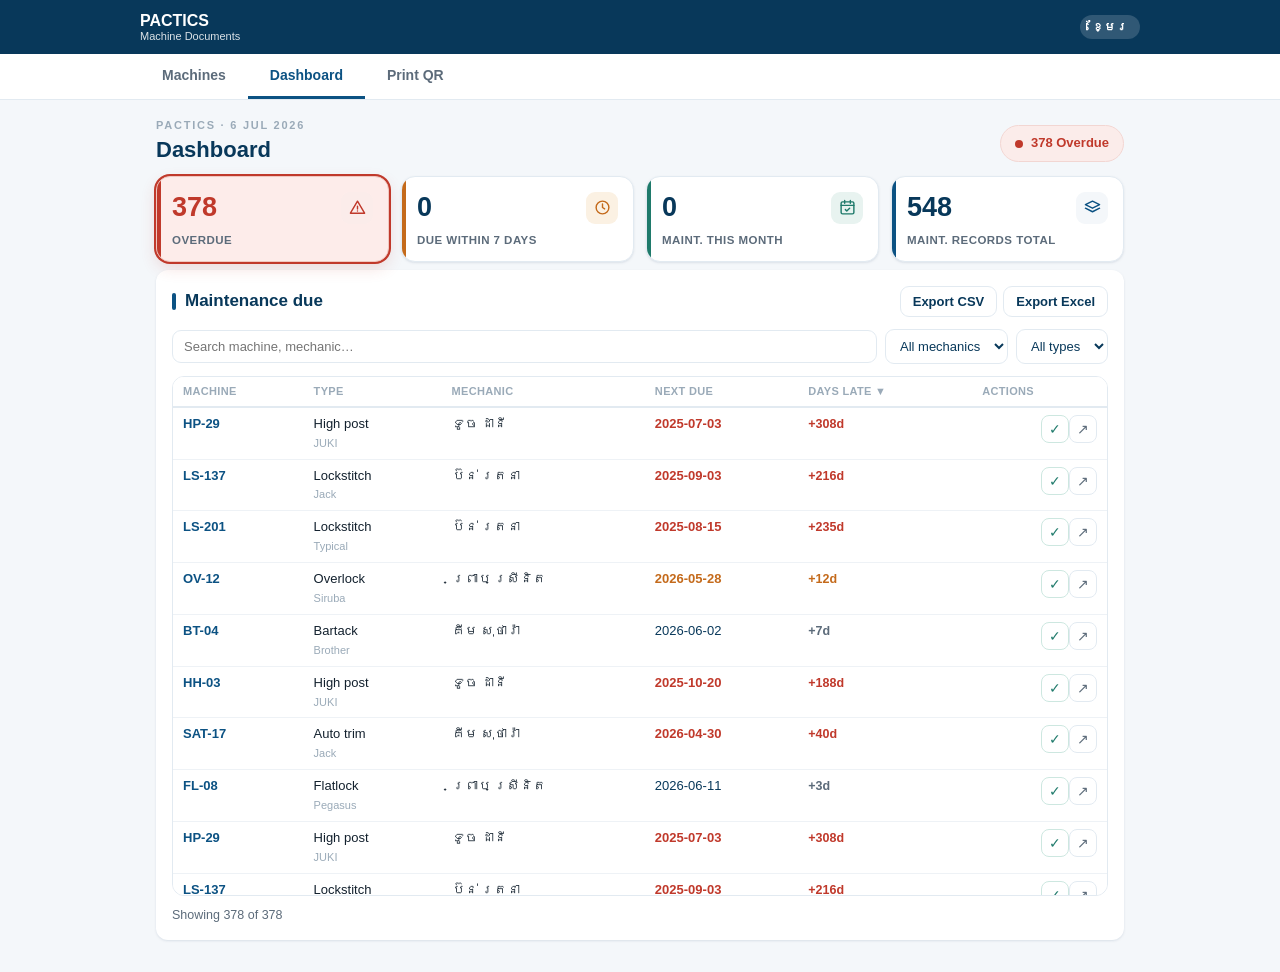
<file: Pubpilc/Dashboard_Preview.html>
<!DOCTYPE html><html lang="en"><head><meta charset="utf-8"><meta name="viewport" content="width=device-width,initial-scale=1"><style>
  :root{
    --primary:#0C5283; --dark:#08385A; --ok:#1F7A6B; --amber:#C46A1B; --err:#C0392B;
    --line:#E2EAF1; --grey:#5C6B7A; --faint:#9AAAB8; --card:#fff; --bg:#F4F7FA;
    --radius:12px; --shadow:0 1px 3px rgba(8,56,90,.08),0 1px 2px rgba(8,56,90,.04);
  }
  *{box-sizing:border-box;-webkit-tap-highlight-color:transparent}
  html,body{margin:0;background:var(--bg);color:#13212E;font-family:-apple-system,BlinkMacSystemFont,"Segoe UI",Roboto,Helvetica,Arial,sans-serif;font-size:15px;line-height:1.45}
  h1,h2,h3{margin:0;color:var(--dark)}
  button{font-family:inherit;cursor:pointer}
  input,select,textarea{font-family:inherit;font-size:15px}
  .hidden{display:none !important}

  header{background:var(--dark);color:#fff;padding:12px 16px;position:sticky;top:0;z-index:30}
  .head-row{display:flex;align-items:center;gap:12px;max-width:1000px;margin:0 auto}
  .brand{font-weight:800;font-size:16px;line-height:1.1}
  .brand small{display:block;font-weight:400;font-size:11px;opacity:.85}
  .spacer{flex:1}
  .whoami{font-size:12px;opacity:.9;cursor:pointer;text-decoration:underline}
  .lang-btn{margin-left:12px;background:rgba(255,255,255,.16);color:#fff;border:none;border-radius:14px;padding:5px 12px;font-size:12px;font-weight:700;cursor:pointer}
  .lang-btn:hover{background:rgba(255,255,255,.28)}
  .scan-btn{margin-left:8px;background:#1F7A6B;color:#fff;border:none;border-radius:14px;padding:5px 14px;font-size:12px;font-weight:700;cursor:pointer;display:inline-flex;align-items:center;gap:5px}
  .scan-btn:hover{background:#186354}
  .scan-ic{font-size:14px;line-height:1}
  .btn-scan{background:#1F7A6B;color:#fff;white-space:nowrap;display:inline-flex;align-items:center;gap:6px}
  .btn-scan:hover{background:#186354}
  .scan-overlay{position:fixed;inset:0;background:rgba(6,29,73,.92);z-index:100;display:none;align-items:center;justify-content:center;padding:16px}
  .scan-overlay.open{display:flex}
  .scan-box{background:#fff;border-radius:16px;width:100%;max-width:420px;overflow:hidden;box-shadow:0 20px 60px rgba(0,0,0,.4)}
  .scan-head{display:flex;align-items:center;justify-content:space-between;padding:14px 16px;background:var(--dark);color:#fff}
  .scan-head h3{margin:0;font-size:16px}
  .scan-head .x{background:none;border:none;color:#fff;font-size:26px;cursor:pointer;line-height:1}
  .scan-hint{padding:12px 16px 4px;color:var(--grey);font-size:13px;text-align:center}
  .scan-reader{margin:8px 16px;border-radius:12px;overflow:hidden;background:#000;min-height:240px;position:relative}
  .scan-reader video{width:100%!important;height:auto!important;min-height:240px;object-fit:cover;border-radius:12px;display:block!important;visibility:visible!important;opacity:1!important}
  .scan-frame{position:absolute;top:50%;left:50%;transform:translate(-50%,-50%);width:55%;aspect-ratio:1;border:3px solid rgba(31,122,107,.95);border-radius:14px;box-shadow:0 0 0 2000px rgba(0,0,0,.25);pointer-events:none;z-index:2}
  .scan-frame::before,.scan-frame::after{content:"";position:absolute;width:22px;height:22px;border:4px solid #1F7A6B}
  .scan-frame::before{top:-3px;left:-3px;border-right:none;border-bottom:none;border-radius:8px 0 0 0}
  .scan-frame::after{bottom:-3px;right:-3px;border-left:none;border-top:none;border-radius:0 0 8px 0}
  .scan-torch{position:absolute;top:10px;right:10px;z-index:3;background:rgba(0,0,0,.5);color:#fff;border:none;border-radius:20px;width:40px;height:40px;font-size:18px;cursor:pointer}
  .scan-result{padding:4px 16px;text-align:center;font-size:14px;min-height:22px;color:var(--err)}
  .scan-actions{padding:8px 16px 18px;display:flex;justify-content:center}
  .scan-manual{padding:0 16px 18px}
  .scan-or{text-align:center;color:var(--faint);font-size:12px;margin:2px 0 8px}
  .scan-tip{text-align:center;color:var(--grey);font-size:11.5px;padding:6px 16px 0}
  .scan-zoom{display:flex;align-items:center;gap:10px;padding:8px 16px 0}
  .scan-zoom input{flex:1}
  .scan-zoom-ic{font-size:14px}
  .scan-manual-row{display:flex;gap:8px}
  .scan-manual-row input{flex:1;padding:10px 12px;border:1px solid var(--line);border-radius:8px;font-size:14px}
  .detail-top{display:flex;align-items:center;justify-content:space-between;gap:10px;margin-bottom:4px}
  :lang(km), [lang="km"]{font-family:'Noto Sans Khmer','Khmer OS','Battambang',-apple-system,sans-serif}
  main{max-width:1000px;margin:0 auto;padding:16px}

  .search-bar input{width:100%;padding:14px;border:1px solid var(--line);border-radius:10px;background:#fff}
  .topnav{background:#fff;border-bottom:1px solid var(--line);position:sticky;top:49px;z-index:20}
  .topnav-inner{max-width:1000px;margin:0 auto;display:flex}
  .topnav button{flex:0 0 auto;padding:13px 22px;background:none;border:none;border-bottom:3px solid transparent;color:var(--grey);font-weight:600;font-size:14px;cursor:pointer}
  .topnav button.active{color:var(--primary);border-bottom-color:var(--primary)}
  .list-top{display:flex;gap:10px;align-items:stretch;margin-bottom:4px}
  .list-top .btn{white-space:nowrap}
  /* ---------- Dashboard visual refresh ---------- */
  .dash-head{display:flex;align-items:flex-end;justify-content:space-between;gap:12px;margin:2px 0 14px;flex-wrap:wrap}
  .dash-eyebrow{font-size:11px;font-weight:800;letter-spacing:.16em;color:var(--faint);text-transform:uppercase}
  .dash-title{font-size:22px;font-weight:800;color:var(--dark);line-height:1.15;margin-top:3px}
  .dash-health{display:inline-flex;align-items:center;gap:8px;font-size:13px;font-weight:700;padding:8px 14px;border-radius:999px;border:1px solid var(--line);background:#fff;color:var(--ok)}
  .dash-health .dot{width:8px;height:8px;border-radius:50%;background:currentColor;flex:none}
  .dash-health.warn{background:#FBF1E3;border-color:#F0DCC0;color:var(--amber)}
  .dash-health.err{background:#FBECEA;border-color:#F2D6D2;color:var(--err)}

  .stat-row{display:grid;grid-template-columns:repeat(auto-fit,minmax(158px,1fr));gap:12px;margin-bottom:8px}
  .stat{position:relative;background:#fff;border:1px solid var(--line);border-radius:14px;box-shadow:var(--shadow);padding:15px 15px 13px;overflow:hidden;transition:transform .15s ease,box-shadow .15s ease}
  .stat:hover{transform:translateY(-2px);box-shadow:0 8px 20px rgba(8,56,90,.10)}
  .stat::before{content:"";position:absolute;left:0;top:0;bottom:0;width:4px;background:var(--primary)}
  .stat.tone-err::before{background:var(--err)} .stat.tone-warn::before{background:var(--amber)} .stat.tone-ok::before{background:var(--ok)}
  .stat .stat-top{display:flex;align-items:center;justify-content:space-between;margin-bottom:9px}
  .stat .ic{width:32px;height:32px;border-radius:9px;display:grid;place-items:center;background:var(--bg);color:var(--primary);flex:none}
  .stat .ic svg{width:17px;height:17px;display:block}
  .stat.tone-err .ic{background:#FBECEA;color:var(--err)} .stat.tone-warn .ic{background:#FBF1E3;color:var(--amber)} .stat.tone-ok .ic{background:#E8F3F0;color:var(--ok)}
  .stat .n{font-size:27px;font-weight:800;color:var(--dark);line-height:1;font-variant-numeric:tabular-nums}
  .stat.alert.tone-err .n{color:var(--err)} .stat.alert.tone-warn .n{color:var(--amber)}
  .stat.alert.tone-err{background:#FDECEA;border-color:#F0C7C0} .stat.alert.tone-warn{background:#FDF4E7;border-color:#EAD8BB}
  .stat .l{font-size:11.5px;color:var(--grey);text-transform:uppercase;letter-spacing:.04em;margin-top:6px;font-weight:600;line-height:1.3}
  /* keep legacy hooks harmless */
  .stat .n.warn{color:var(--amber)} .stat .n.err{color:var(--err)}

  /* status pills (due list) */
  .pill{display:inline-flex;align-items:center;gap:6px;font-size:11px;font-weight:700;padding:3px 9px 3px 8px;border-radius:999px;letter-spacing:.02em;white-space:nowrap}
  .pill::before{content:"";width:6px;height:6px;border-radius:50%;background:currentColor;flex:none}
  .pill-over{background:#FBECEA;color:var(--err)} .pill-soon{background:#FBF1E3;color:var(--amber)}
  .due-cell{display:inline-flex;align-items:center;gap:9px;flex-wrap:wrap}
  .due-cell .dt{font-variant-numeric:tabular-nums;color:var(--grey)}

  /* breakdown bar charts */
  .bd-grid{display:grid;grid-template-columns:1fr 1fr;gap:16px 26px}
  @media(max-width:620px){ .bd-grid{grid-template-columns:1fr} }
  .bd-col-h{font-size:11px;font-weight:800;letter-spacing:.08em;text-transform:uppercase;color:var(--faint);margin:0 0 9px;display:flex;align-items:center;gap:7px}
  .bd-col-h::before{content:"";width:7px;height:7px;border-radius:2px;background:var(--primary)}
  .bd-col.mech .bd-col-h::before{background:var(--ok)}
  .bar-row{display:grid;grid-template-columns:100px 1fr 28px;align-items:center;gap:10px;padding:4px 0}
  .bar-row .bl{font-size:13px;color:var(--dark);white-space:nowrap;overflow:hidden;text-overflow:ellipsis}
  .bar-track{height:8px;border-radius:6px;background:var(--bg)}
  .bar-fill{height:100%;border-radius:6px;background:linear-gradient(90deg,var(--primary),#2C77A8);min-width:3px;transition:width .4s ease}
  .bd-col.mech .bar-fill{background:linear-gradient(90deg,var(--ok),#3E9E8C)}
  .bar-row .bv{font-size:13px;font-weight:800;color:var(--dark);font-variant-numeric:tabular-nums;text-align:right}

  /* dashboard section tick + row hover */
  #view-dashboard .doc-section .sec-head h2{display:flex;align-items:center;gap:9px}
  #view-dashboard .doc-section .sec-head h2::before{content:"";width:4px;height:17px;border-radius:3px;background:var(--primary);flex:none}
  #view-dashboard table.doc tbody tr{transition:background .12s}
  #view-dashboard table.doc tbody tr:hover{background:#F6FAFC}

  /* ---- Maintenance-due workbench (filters, dense sortable table, actions) ---- */
  .due-controls{display:flex;flex-wrap:wrap;align-items:center;gap:8px;margin-bottom:12px}
  .due-search{flex:1 1 200px;min-width:150px}
  .due-search input{width:100%;padding:8px 11px;border:1px solid var(--line);border-radius:9px;font-size:13px;background:#fff}
  .due-search input:focus{outline:none;border-color:var(--primary);box-shadow:0 0 0 3px rgba(12,82,131,.12)}
  .due-sel{padding:8px 10px;border:1px solid var(--line);border-radius:9px;font-size:13px;background:#fff;color:var(--dark);cursor:pointer}
  .due-sel:focus{outline:none;border-color:var(--primary)}
  .due-spacer{flex:1 1 auto}
  .due-tablewrap{overflow-x:auto}
  table.doc.dense th,table.doc.dense td{padding:7px 10px;font-size:13px}
  table.doc.dense thead th{font-size:11px;letter-spacing:.03em}
  table.doc.dense tbody td{border-bottom:1px solid #EEF2F6}
  table.doc.dense .mlink{font-weight:700;color:var(--primary);text-decoration:none}
  th.sortable{cursor:pointer;user-select:none;white-space:nowrap}
  th.sortable:hover{color:var(--primary)} th.sorted{color:var(--primary)}
  th.act-h,td.act-c{text-align:right;white-space:nowrap}
  .dt.tier-critical{color:var(--err);font-weight:700}
  .dt.tier-late{color:var(--amber);font-weight:700}
  .dt.tier-soon{color:var(--dark)}
  .dl{font-variant-numeric:tabular-nums;font-weight:800;font-size:12.5px}
  .dl-critical{color:var(--err)} .dl-late{color:var(--amber)} .dl-soon{color:var(--grey)} .dl-fut{color:var(--faint);font-weight:600}
  .ibtn{display:inline-grid;place-items:center;width:28px;height:28px;border:1px solid var(--line);background:#fff;border-radius:8px;cursor:pointer;font-size:14px;color:var(--grey);line-height:1;transition:all .12s;vertical-align:middle}
  .ibtn:hover{border-color:var(--primary);color:var(--primary);background:#F5FAFD}
  .ibtn:disabled{opacity:.4;cursor:default}
  .ibtn-ok{color:var(--ok);border-color:#CDE7E0}
  .ibtn-ok:hover{background:var(--ok);color:#fff;border-color:var(--ok)}
  .due-foot{display:flex;align-items:center;justify-content:space-between;gap:10px;margin-top:12px;flex-wrap:wrap}
  .due-count{font-size:12.5px;color:var(--grey);font-variant-numeric:tabular-nums}
  .due-pager{display:flex;align-items:center;gap:8px}
  .due-pg{font-size:13px;font-weight:700;color:var(--dark);font-variant-numeric:tabular-nums;min-width:44px;text-align:center}

  /* clickable KPI filter cards */
  .stat.clickable{cursor:pointer}
  .stat.clickable:hover{border-color:var(--primary)}
  .stat.clickable:focus-visible{outline:2px solid var(--primary);outline-offset:2px}
  .stat.active{box-shadow:0 0 0 2px var(--primary),0 6px 16px rgba(8,56,90,.12)}
  .stat.active.tone-err{box-shadow:0 0 0 2px var(--err),0 6px 16px rgba(192,57,43,.16);background:#FDECEA;border-color:#F0C7C0}
  .stat.active.tone-warn{box-shadow:0 0 0 2px var(--amber),0 6px 16px rgba(196,106,27,.16);background:#FDF4E7;border-color:#EAD8BB}

  /* fixed-height internal-scroll container for the due table */
  .due-scroll{max-height:520px;overflow:auto;border:1px solid var(--line);border-radius:12px;background:#fff}
  .due-scroll table.doc.dense{margin:0;width:100%;border-collapse:separate;border-spacing:0}
  #view-dashboard .due-scroll table.doc thead th{top:0;z-index:6;box-shadow:inset 0 -1px 0 var(--line)}
  .due-scrollcount{font-size:12.5px;color:var(--grey);margin-top:10px;font-variant-numeric:tabular-nums}
  .exp-btns{display:flex;gap:6px}
  .mini{font-size:12px;color:var(--grey)}
  .qr-controls{display:flex;gap:8px;flex-wrap:wrap;margin-bottom:10px}
  .qr-selbar{display:flex;align-items:center;justify-content:space-between;margin-bottom:8px}
  .qr-picklist{max-height:280px;overflow:auto;border:1px solid var(--line);border-radius:8px}
  .qr-pick{display:flex;align-items:center;gap:10px;padding:9px 12px;border-bottom:1px solid #EEF2F6;cursor:pointer}
  .qr-pick:last-child{border-bottom:none}
  .qr-pick:hover{background:#F7FAFC}
  .qr-pick input{width:17px;height:17px;flex:0 0 auto}
  .qr-pick .c{font-weight:700;color:var(--dark);min-width:78px}
  .qr-pick .m{color:var(--grey);font-size:13px}
  .qr-sheet-area{margin-top:14px}
  .qr-labels{display:grid;grid-template-columns:repeat(2, 3cm);gap:6px;justify-content:center}
  .qr-label{width:3cm;height:2cm;border:1px solid #ccc;border-radius:3px;display:flex;flex-direction:column;align-items:center;justify-content:center;padding:2px;box-sizing:border-box;page-break-inside:avoid;break-inside:avoid}
  .qr-label .qim{width:1.35cm;height:1.35cm;display:flex;align-items:center;justify-content:center}
  .qr-label .qim canvas,.qr-label .qim img{width:100%!important;height:100%!important}
  .qr-label .qc{font-size:9pt;font-weight:800;color:#08385A;margin-top:1px;line-height:1}
  @media print {
    header, .topnav, .no-print { display:none !important; }
    body, html { background:#fff; }
    main { padding:0; max-width:none; }
    .qr-sheet-area { margin:0; }
    .qr-labels { gap:4px; }
    .qr-label { border:1px solid #999; }
    @page { margin:8mm; }
  }
  .count-line{color:var(--grey);font-size:13px;margin:10px 2px}
  .m-row{background:#fff;border-radius:10px;box-shadow:var(--shadow);padding:12px 14px;margin-bottom:8px;display:flex;align-items:center;gap:12px;cursor:pointer;transition:box-shadow .12s}
  .m-row:hover{box-shadow:0 0 0 2px rgba(12,82,131,.15)}
  .m-row .code{font-weight:800;color:var(--dark);min-width:84px}
  .m-row .info{flex:1;min-width:0}
  .m-row .info .t{font-weight:600;font-size:14px}
  .m-row .info .m{color:var(--grey);font-size:12px;white-space:nowrap;overflow:hidden;text-overflow:ellipsis}
  .m-row .chev{color:var(--faint)}
  .doc-badges{display:flex;gap:5px}
  .doc-badge{font-size:11px;font-weight:700;padding:2px 7px;border-radius:10px;background:#EEF3F7;color:var(--primary)}

  .btn{padding:11px 16px;border:none;border-radius:9px;font-weight:700;font-size:14px}
  .btn-primary{background:var(--primary);color:#fff}
  .btn-secondary{background:#fff;color:var(--dark);border:1px solid var(--line)}
  .btn-sm{padding:7px 12px;font-size:13px}
  .btn-danger{background:#fff;color:var(--err);border:1px solid #F0C9C5}
  .actions{display:flex;gap:10px;flex-wrap:wrap}

  /* machine detail */
  .back{display:inline-flex;align-items:center;gap:6px;color:var(--primary);font-weight:600;font-size:14px;cursor:pointer;margin-bottom:12px}
  .passport{background:#fff;border-radius:var(--radius);box-shadow:var(--shadow);padding:16px;margin-bottom:16px;display:flex;gap:16px;align-items:flex-start;flex-wrap:wrap}
  .passport .pcode{font-size:24px;font-weight:800;color:var(--dark)}
  .passport .pmeta{color:var(--grey);font-size:13px;margin-top:4px}
  .qr-wrap{text-align:center}
  .qr-wrap .qrbox{display:inline-block;padding:10px;background:#fff;border:1px solid var(--line);border-radius:10px}
  .qr-wrap .lbl{font-weight:800;color:var(--dark);margin-top:6px}

  .doc-section{background:#fff;border-radius:var(--radius);box-shadow:var(--shadow);padding:16px;margin-bottom:16px}
  .doc-section .sec-head{display:flex;align-items:center;justify-content:space-between;margin-bottom:12px}
  .doc-section .sec-head h2{font-size:17px}
  table.doc{width:100%;border-collapse:collapse}
  table.doc th{text-align:left;font-size:11px;text-transform:uppercase;letter-spacing:.04em;color:var(--faint);font-weight:700;padding:6px 8px;border-bottom:1px solid var(--line)}
  table.doc td{padding:9px 8px;border-bottom:1px solid #EEF2F6;font-size:14px;vertical-align:top}
  table.doc tr:last-child td{border-bottom:none}
  table.doc .row-actions{white-space:nowrap;text-align:right}
  /* Freeze table header rows on the dashboard (Excel-style Freeze Panes).
     Offset 96px = sticky header (49px) + sticky tab bar (~47px), so the
     column headers stay pinned just under the tabs while the list scrolls. */
  #view-dashboard table.doc thead th{
    position:sticky; top:96px; z-index:5;
    background:#fff;
    box-shadow:inset 0 -1px 0 var(--line);
  }
  .icon-btn{background:none;border:none;color:var(--grey);font-size:15px;padding:4px 6px;cursor:pointer}
  .icon-btn:hover{color:var(--primary)}
  .empty{color:var(--faint);font-size:14px;padding:14px 6px;text-align:center}
  .due-soon{color:var(--amber);font-weight:700}
  .due-over{color:var(--err);font-weight:700}
  .upd{color:var(--faint);font-size:11px;margin-top:2px}

  .backdrop{position:fixed;inset:0;background:rgba(8,30,50,.45);display:none;align-items:flex-end;justify-content:center;z-index:50}
  .backdrop.open{display:flex}
  .sheet{background:#fff;width:100%;max-width:560px;max-height:92vh;overflow:auto;border-radius:16px 16px 0 0;padding:18px}
  @media (min-width:600px){.backdrop{align-items:center}.sheet{border-radius:16px}}
  .sheet-head{display:flex;align-items:center;justify-content:space-between;margin-bottom:12px}
  .sheet-head .x{background:none;border:none;font-size:26px;color:var(--grey)}
  .field{margin-bottom:12px}
  .field label{display:block;font-size:12px;font-weight:700;color:var(--grey);text-transform:uppercase;letter-spacing:.04em;margin-bottom:5px}
  .field input,.field textarea{width:100%;padding:11px;border:1px solid var(--line);border-radius:8px}
  .field.two{display:grid;grid-template-columns:1fr 1fr;gap:10px}
  .check-grid{display:grid;grid-template-columns:1fr 1fr;gap:8px}
  .check-item{display:flex;align-items:center;gap:8px;padding:9px 11px;border:1px solid var(--line);border-radius:8px;font-size:14px;color:var(--grey);cursor:pointer;user-select:none}
  .check-item.on{border-color:var(--primary);background:#E7F0F7;color:var(--primary);font-weight:600}
  .check-item .box{width:16px;height:16px;border:1.5px solid var(--faint);border-radius:4px;flex:0 0 auto;display:flex;align-items:center;justify-content:center;font-size:12px;color:#fff}
  .check-item.on .box{background:var(--primary);border-color:var(--primary)}
  .check-chip{display:inline-block;font-size:11px;font-weight:600;background:#E7F0F7;color:var(--primary);padding:2px 8px;border-radius:10px;margin:2px 3px 2px 0}

  .toast{position:fixed;left:50%;bottom:22px;transform:translateX(-50%) translateY(80px);background:var(--dark);color:#fff;padding:12px 18px;border-radius:24px;font-size:14px;font-weight:600;box-shadow:0 8px 24px rgba(0,0,0,.25);opacity:0;transition:.25s;z-index:80}
  .toast.show{transform:translateX(-50%) translateY(0);opacity:1}
  .toast.err{background:var(--err)} .toast.ok{background:var(--ok)}
  .setup-warn{max-width:560px;margin:60px auto;padding:24px;background:#fff;border-radius:12px}

body{background:var(--bg)}</style></head><body><header><div class="head-row"><div class="brand">PACTICS<small>Machine Documents</small></div><div style="flex:1"></div><button class="lang-btn">ខ្មែរ</button></div></header><nav class="topnav"><div class="topnav-inner"><button>Machines</button><button class="active">Dashboard</button><button>Print QR</button></div></nav><main><section id="view-dashboard"><div class="dash-head"><div><div class="dash-eyebrow">PACTICS · 6 Jul 2026</div><div class="dash-title">Dashboard</div></div><div class="dash-health err"><span class="dot"></span>378 Overdue</div></div><div class="dash-actions"><div class="stat-row"><div class="stat tone-err alert clickable active"><div class="stat-top"><div class="n">378</div><div class="ic"><svg viewBox="0 0 24 24" fill="none" stroke="currentColor" stroke-width="2" stroke-linecap="round" stroke-linejoin="round"><path d="M12 3 2 20h20L12 3Z"/><path d="M12 10v4"/><path d="M12 17h.01"/></svg></div></div><div class="l">Overdue</div></div><div class="stat tone-warn clickable"><div class="stat-top"><div class="n">0</div><div class="ic"><svg viewBox="0 0 24 24" fill="none" stroke="currentColor" stroke-width="2" stroke-linecap="round" stroke-linejoin="round"><circle cx="12" cy="12" r="9"/><path d="M12 7v5l3 2"/></svg></div></div><div class="l">Due within 7 days</div></div><div class="stat tone-ok "><div class="stat-top"><div class="n">0</div><div class="ic"><svg viewBox="0 0 24 24" fill="none" stroke="currentColor" stroke-width="2" stroke-linecap="round" stroke-linejoin="round"><rect x="3" y="4" width="18" height="17" rx="2"/><path d="M3 9h18M8 2v4M16 2v4"/><path d="m9 15 2 2 4-4"/></svg></div></div><div class="l">Maint. this month</div></div><div class="stat tone-info "><div class="stat-top"><div class="n">548</div><div class="ic"><svg viewBox="0 0 24 24" fill="none" stroke="currentColor" stroke-width="2" stroke-linecap="round" stroke-linejoin="round"><path d="M12 3 2 8l10 5 10-5-10-5Z"/><path d="M2 13l10 5 10-5"/></svg></div></div><div class="l">Maint. records total</div></div></div></div><div class="doc-section"><div class="sec-head"><h2>Maintenance due</h2><div class="exp-btns"><button class="btn btn-secondary btn-sm">Export CSV</button><button class="btn btn-secondary btn-sm">Export Excel</button></div></div><div class="due-controls"><div class="due-search"><input placeholder="Search machine, mechanic…"></div><select class="due-sel"><option>All mechanics</option></select><select class="due-sel"><option>All types</option></select></div><div class="due-scroll"><table class="doc dense"><thead><tr><th class="sortable">Machine</th><th class="sortable">Type</th><th class="sortable">Mechanic</th><th class="sortable">Next due</th><th class="sortable sorted">Days late ▼</th><th class="act-h">Actions</th></tr></thead><tbody><tr><td><a href="#" class="mlink">HP-29</a></td><td>High post<div class="upd">JUKI</div></td><td>ទូច ដានី</td><td><span class="dt tier-critical">2025-07-03</span></td><td><span class="dl dl-critical">+308d</span></td><td class="act-c"><button class="ibtn ibtn-ok" title="Mark done">✓</button><button class="ibtn" title="Open">↗</button></td></tr><tr><td><a href="#" class="mlink">LS-137</a></td><td>Lockstitch<div class="upd">Jack</div></td><td>ប៊ន់ រតនា</td><td><span class="dt tier-critical">2025-09-03</span></td><td><span class="dl dl-critical">+216d</span></td><td class="act-c"><button class="ibtn ibtn-ok" title="Mark done">✓</button><button class="ibtn" title="Open">↗</button></td></tr><tr><td><a href="#" class="mlink">LS-201</a></td><td>Lockstitch<div class="upd">Typical</div></td><td>ប៊ន់ រតនា</td><td><span class="dt tier-critical">2025-08-15</span></td><td><span class="dl dl-critical">+235d</span></td><td class="act-c"><button class="ibtn ibtn-ok" title="Mark done">✓</button><button class="ibtn" title="Open">↗</button></td></tr><tr><td><a href="#" class="mlink">OV-12</a></td><td>Overlock<div class="upd">Siruba</div></td><td>ព្រាប ស្រីនិត</td><td><span class="dt tier-late">2026-05-28</span></td><td><span class="dl dl-late">+12d</span></td><td class="act-c"><button class="ibtn ibtn-ok" title="Mark done">✓</button><button class="ibtn" title="Open">↗</button></td></tr><tr><td><a href="#" class="mlink">BT-04</a></td><td>Bartack<div class="upd">Brother</div></td><td>គីម សុថារ៉ា</td><td><span class="dt tier-soon">2026-06-02</span></td><td><span class="dl dl-soon">+7d</span></td><td class="act-c"><button class="ibtn ibtn-ok" title="Mark done">✓</button><button class="ibtn" title="Open">↗</button></td></tr><tr><td><a href="#" class="mlink">HH-03</a></td><td>High post<div class="upd">JUKI</div></td><td>ទូច ដានី</td><td><span class="dt tier-critical">2025-10-20</span></td><td><span class="dl dl-critical">+188d</span></td><td class="act-c"><button class="ibtn ibtn-ok" title="Mark done">✓</button><button class="ibtn" title="Open">↗</button></td></tr><tr><td><a href="#" class="mlink">SAT-17</a></td><td>Auto trim<div class="upd">Jack</div></td><td>គីម សុថារ៉ា</td><td><span class="dt tier-critical">2026-04-30</span></td><td><span class="dl dl-critical">+40d</span></td><td class="act-c"><button class="ibtn ibtn-ok" title="Mark done">✓</button><button class="ibtn" title="Open">↗</button></td></tr><tr><td><a href="#" class="mlink">FL-08</a></td><td>Flatlock<div class="upd">Pegasus</div></td><td>ព្រាប ស្រីនិត</td><td><span class="dt tier-soon">2026-06-11</span></td><td><span class="dl dl-soon">+3d</span></td><td class="act-c"><button class="ibtn ibtn-ok" title="Mark done">✓</button><button class="ibtn" title="Open">↗</button></td></tr><tr><td><a href="#" class="mlink">HP-29</a></td><td>High post<div class="upd">JUKI</div></td><td>ទូច ដានី</td><td><span class="dt tier-critical">2025-07-03</span></td><td><span class="dl dl-critical">+308d</span></td><td class="act-c"><button class="ibtn ibtn-ok" title="Mark done">✓</button><button class="ibtn" title="Open">↗</button></td></tr><tr><td><a href="#" class="mlink">LS-137</a></td><td>Lockstitch<div class="upd">Jack</div></td><td>ប៊ន់ រតនា</td><td><span class="dt tier-critical">2025-09-03</span></td><td><span class="dl dl-critical">+216d</span></td><td class="act-c"><button class="ibtn ibtn-ok" title="Mark done">✓</button><button class="ibtn" title="Open">↗</button></td></tr><tr><td><a href="#" class="mlink">LS-201</a></td><td>Lockstitch<div class="upd">Typical</div></td><td>ប៊ន់ រតនា</td><td><span class="dt tier-critical">2025-08-15</span></td><td><span class="dl dl-critical">+235d</span></td><td class="act-c"><button class="ibtn ibtn-ok" title="Mark done">✓</button><button class="ibtn" title="Open">↗</button></td></tr><tr><td><a href="#" class="mlink">OV-12</a></td><td>Overlock<div class="upd">Siruba</div></td><td>ព្រាប ស្រីនិត</td><td><span class="dt tier-late">2026-05-28</span></td><td><span class="dl dl-late">+12d</span></td><td class="act-c"><button class="ibtn ibtn-ok" title="Mark done">✓</button><button class="ibtn" title="Open">↗</button></td></tr><tr><td><a href="#" class="mlink">BT-04</a></td><td>Bartack<div class="upd">Brother</div></td><td>គីម សុថារ៉ា</td><td><span class="dt tier-soon">2026-06-02</span></td><td><span class="dl dl-soon">+7d</span></td><td class="act-c"><button class="ibtn ibtn-ok" title="Mark done">✓</button><button class="ibtn" title="Open">↗</button></td></tr><tr><td><a href="#" class="mlink">HH-03</a></td><td>High post<div class="upd">JUKI</div></td><td>ទូច ដានី</td><td><span class="dt tier-critical">2025-10-20</span></td><td><span class="dl dl-critical">+188d</span></td><td class="act-c"><button class="ibtn ibtn-ok" title="Mark done">✓</button><button class="ibtn" title="Open">↗</button></td></tr><tr><td><a href="#" class="mlink">SAT-17</a></td><td>Auto trim<div class="upd">Jack</div></td><td>គីម សុថារ៉ា</td><td><span class="dt tier-critical">2026-04-30</span></td><td><span class="dl dl-critical">+40d</span></td><td class="act-c"><button class="ibtn ibtn-ok" title="Mark done">✓</button><button class="ibtn" title="Open">↗</button></td></tr><tr><td><a href="#" class="mlink">FL-08</a></td><td>Flatlock<div class="upd">Pegasus</div></td><td>ព្រាប ស្រីនិត</td><td><span class="dt tier-soon">2026-06-11</span></td><td><span class="dl dl-soon">+3d</span></td><td class="act-c"><button class="ibtn ibtn-ok" title="Mark done">✓</button><button class="ibtn" title="Open">↗</button></td></tr><tr><td><a href="#" class="mlink">HP-29</a></td><td>High post<div class="upd">JUKI</div></td><td>ទូច ដានី</td><td><span class="dt tier-critical">2025-07-03</span></td><td><span class="dl dl-critical">+308d</span></td><td class="act-c"><button class="ibtn ibtn-ok" title="Mark done">✓</button><button class="ibtn" title="Open">↗</button></td></tr><tr><td><a href="#" class="mlink">LS-137</a></td><td>Lockstitch<div class="upd">Jack</div></td><td>ប៊ន់ រតនា</td><td><span class="dt tier-critical">2025-09-03</span></td><td><span class="dl dl-critical">+216d</span></td><td class="act-c"><button class="ibtn ibtn-ok" title="Mark done">✓</button><button class="ibtn" title="Open">↗</button></td></tr><tr><td><a href="#" class="mlink">LS-201</a></td><td>Lockstitch<div class="upd">Typical</div></td><td>ប៊ន់ រតនា</td><td><span class="dt tier-critical">2025-08-15</span></td><td><span class="dl dl-critical">+235d</span></td><td class="act-c"><button class="ibtn ibtn-ok" title="Mark done">✓</button><button class="ibtn" title="Open">↗</button></td></tr><tr><td><a href="#" class="mlink">OV-12</a></td><td>Overlock<div class="upd">Siruba</div></td><td>ព្រាប ស្រីនិត</td><td><span class="dt tier-late">2026-05-28</span></td><td><span class="dl dl-late">+12d</span></td><td class="act-c"><button class="ibtn ibtn-ok" title="Mark done">✓</button><button class="ibtn" title="Open">↗</button></td></tr><tr><td><a href="#" class="mlink">BT-04</a></td><td>Bartack<div class="upd">Brother</div></td><td>គីម សុថារ៉ា</td><td><span class="dt tier-soon">2026-06-02</span></td><td><span class="dl dl-soon">+7d</span></td><td class="act-c"><button class="ibtn ibtn-ok" title="Mark done">✓</button><button class="ibtn" title="Open">↗</button></td></tr><tr><td><a href="#" class="mlink">HH-03</a></td><td>High post<div class="upd">JUKI</div></td><td>ទូច ដានី</td><td><span class="dt tier-critical">2025-10-20</span></td><td><span class="dl dl-critical">+188d</span></td><td class="act-c"><button class="ibtn ibtn-ok" title="Mark done">✓</button><button class="ibtn" title="Open">↗</button></td></tr><tr><td><a href="#" class="mlink">SAT-17</a></td><td>Auto trim<div class="upd">Jack</div></td><td>គីម សុថារ៉ា</td><td><span class="dt tier-critical">2026-04-30</span></td><td><span class="dl dl-critical">+40d</span></td><td class="act-c"><button class="ibtn ibtn-ok" title="Mark done">✓</button><button class="ibtn" title="Open">↗</button></td></tr><tr><td><a href="#" class="mlink">FL-08</a></td><td>Flatlock<div class="upd">Pegasus</div></td><td>ព្រាប ស្រីនិត</td><td><span class="dt tier-soon">2026-06-11</span></td><td><span class="dl dl-soon">+3d</span></td><td class="act-c"><button class="ibtn ibtn-ok" title="Mark done">✓</button><button class="ibtn" title="Open">↗</button></td></tr></tbody></table></div><div class="due-scrollcount">Showing 378 of 378</div></div></section></main></body></html>
</file>
